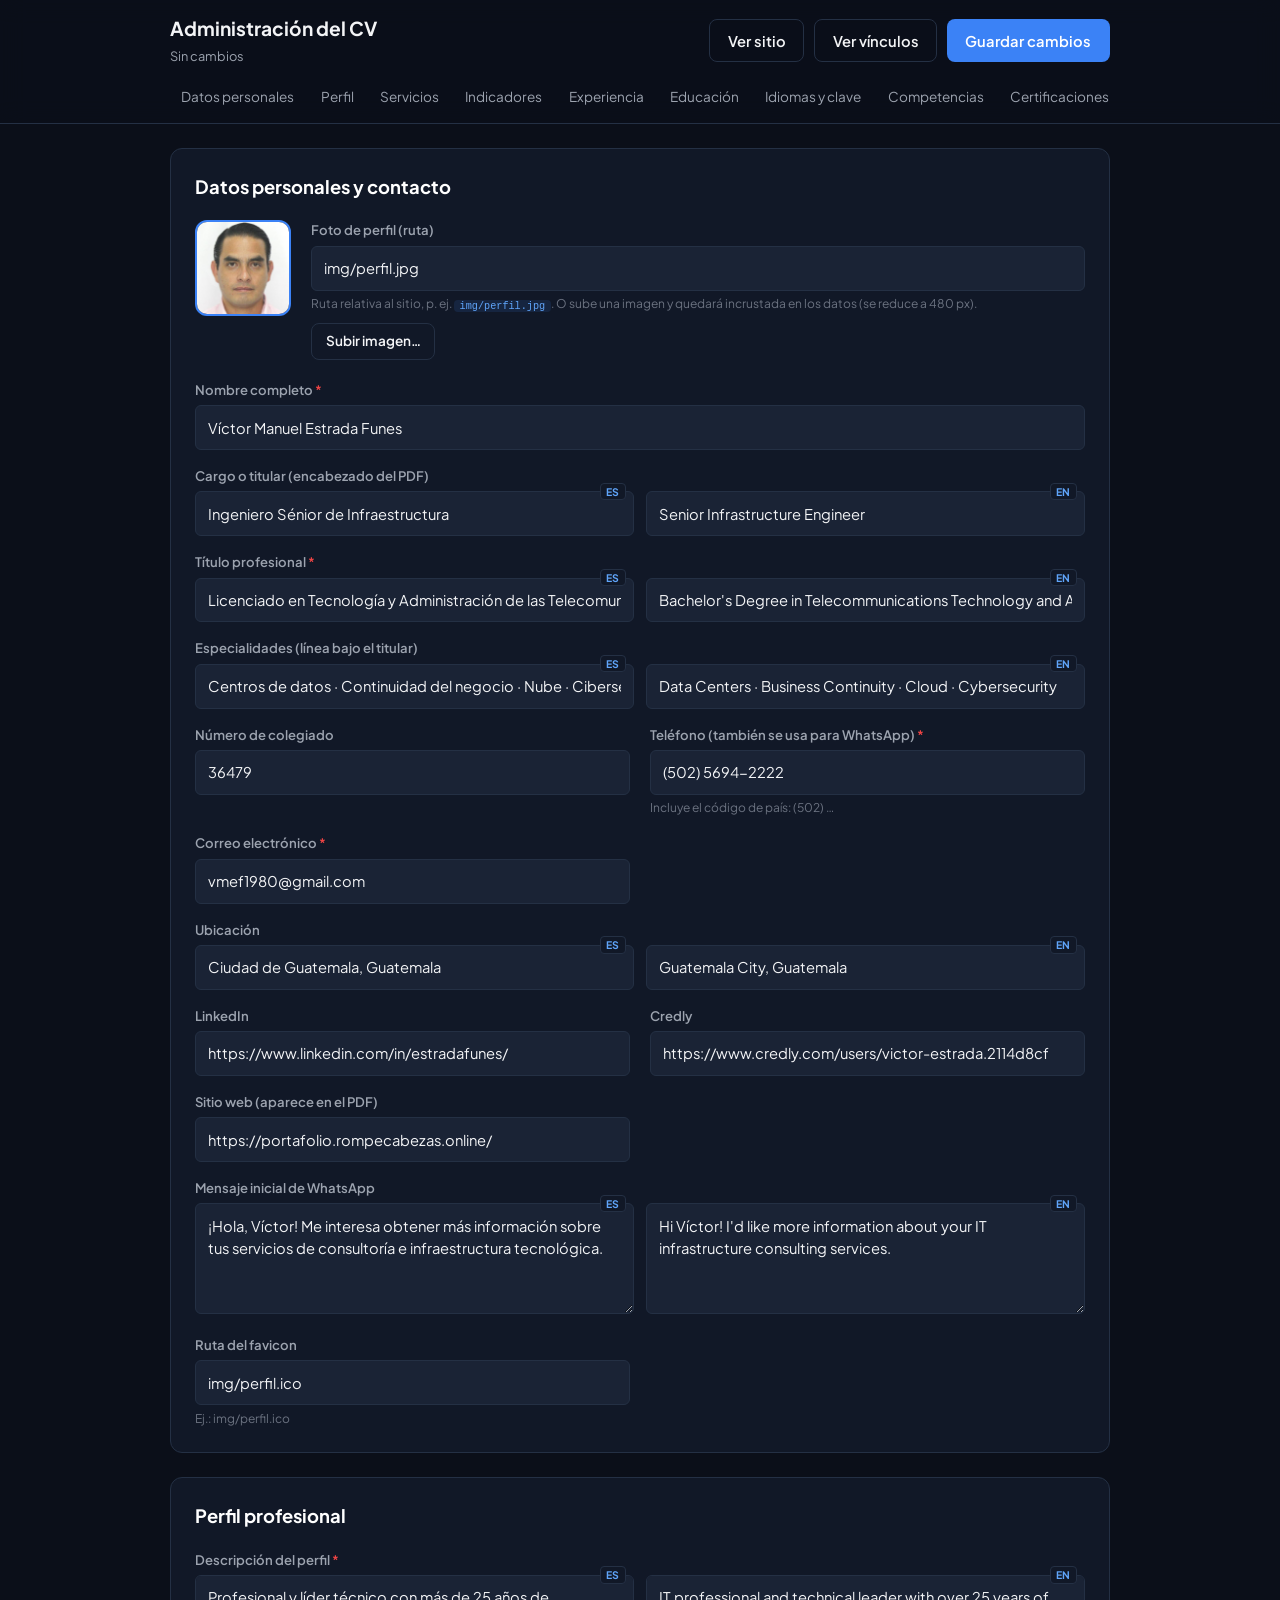
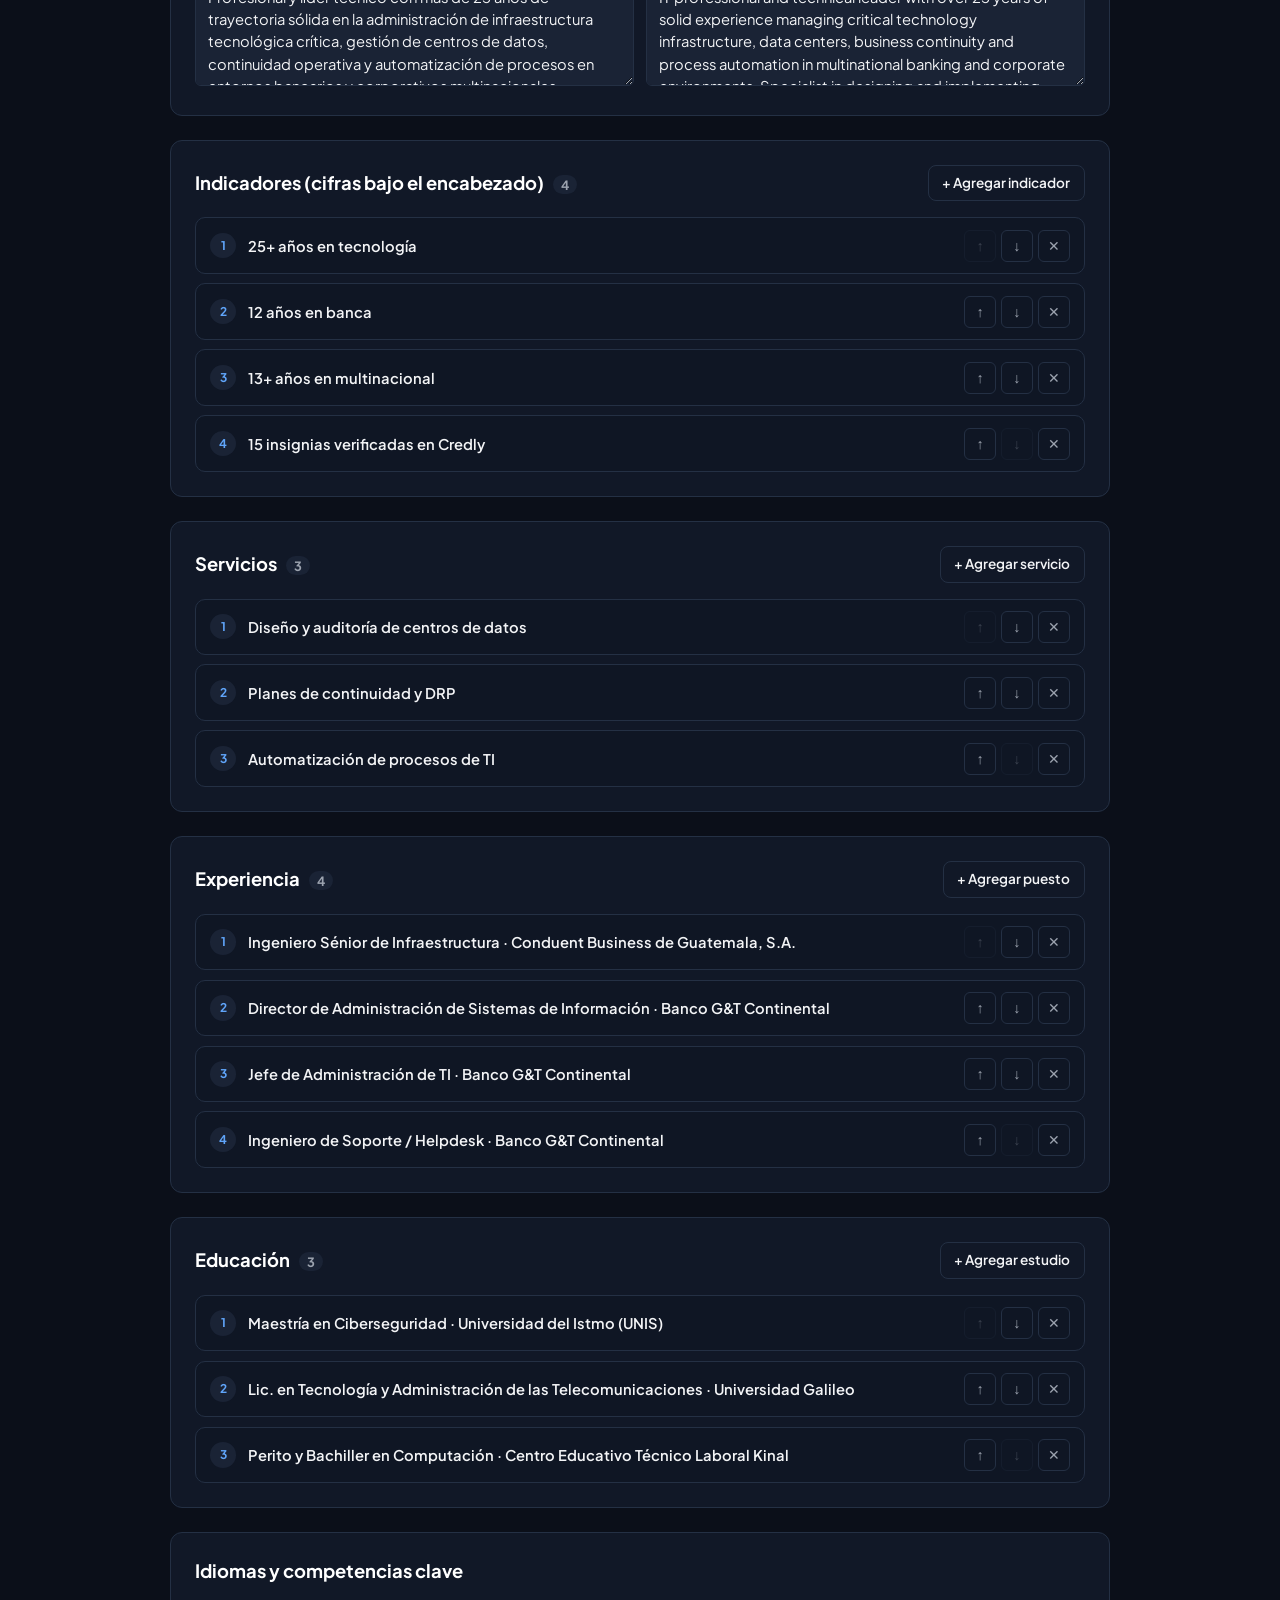
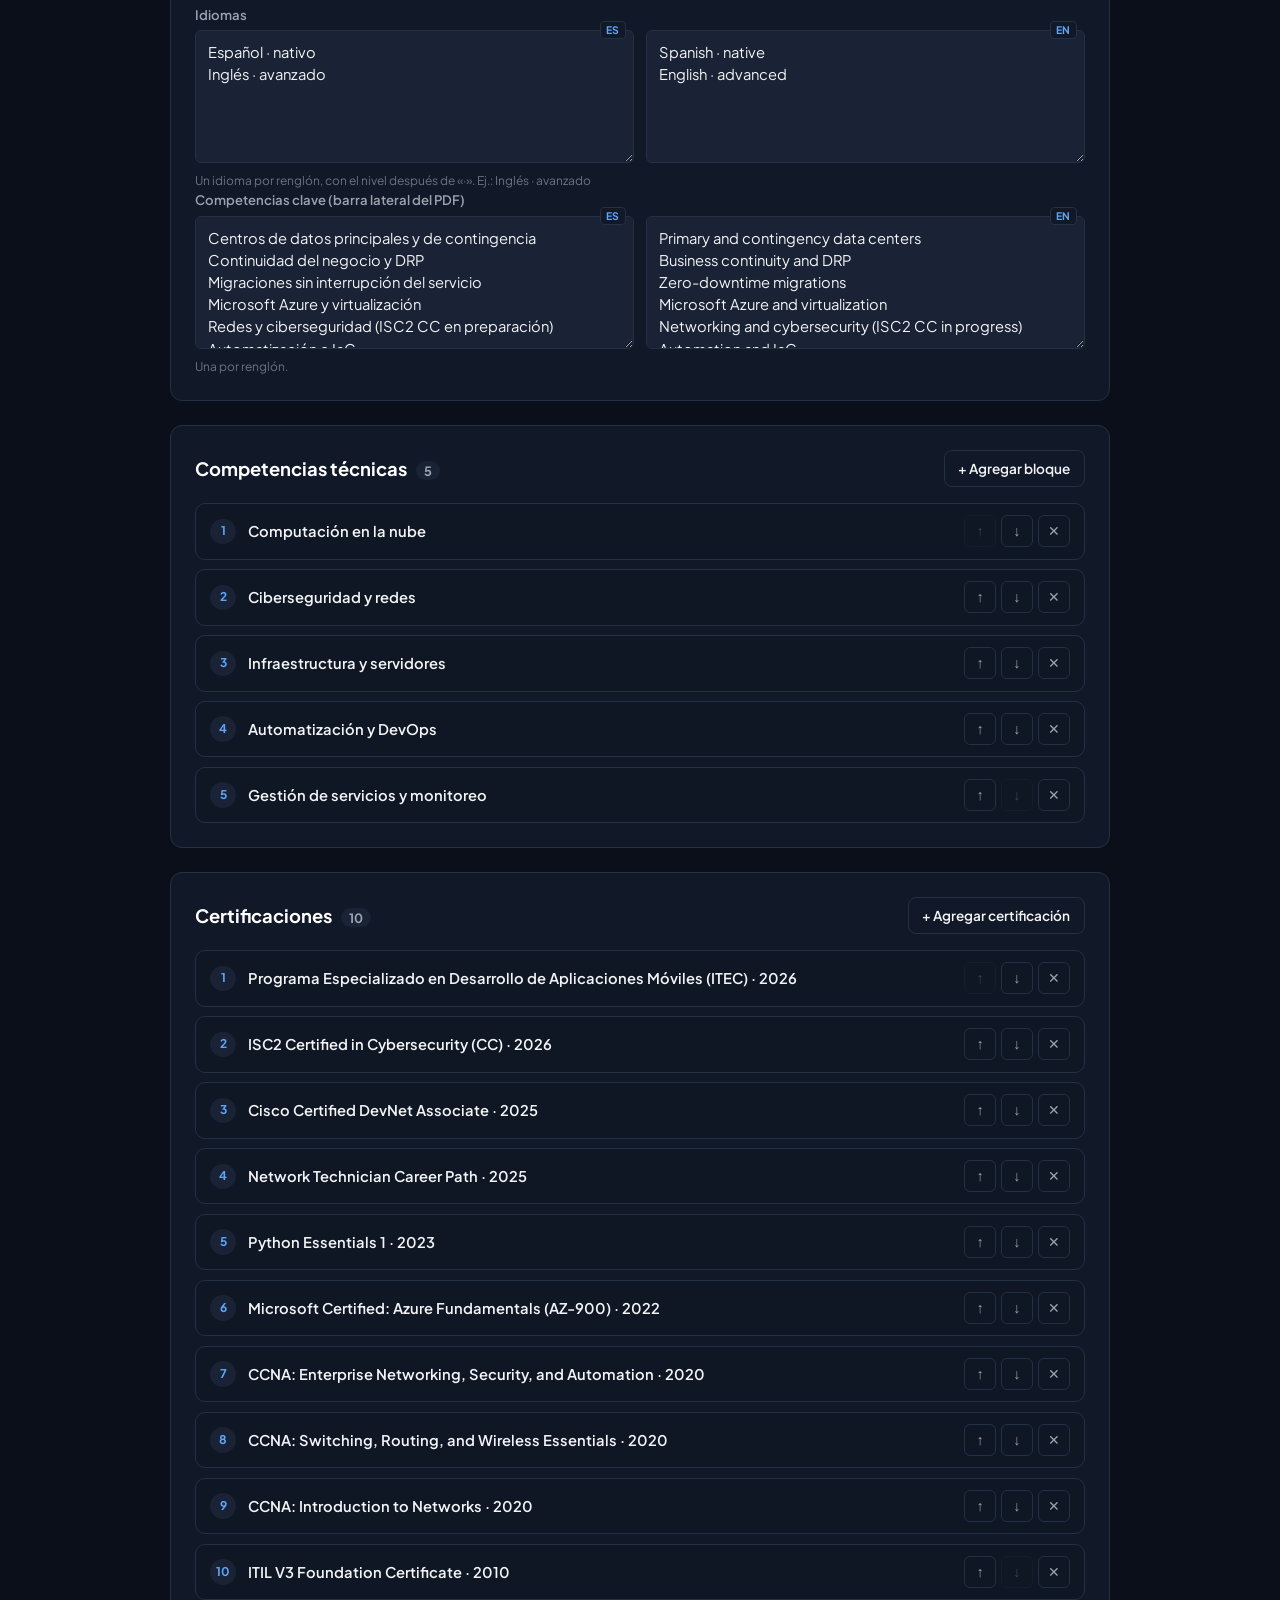
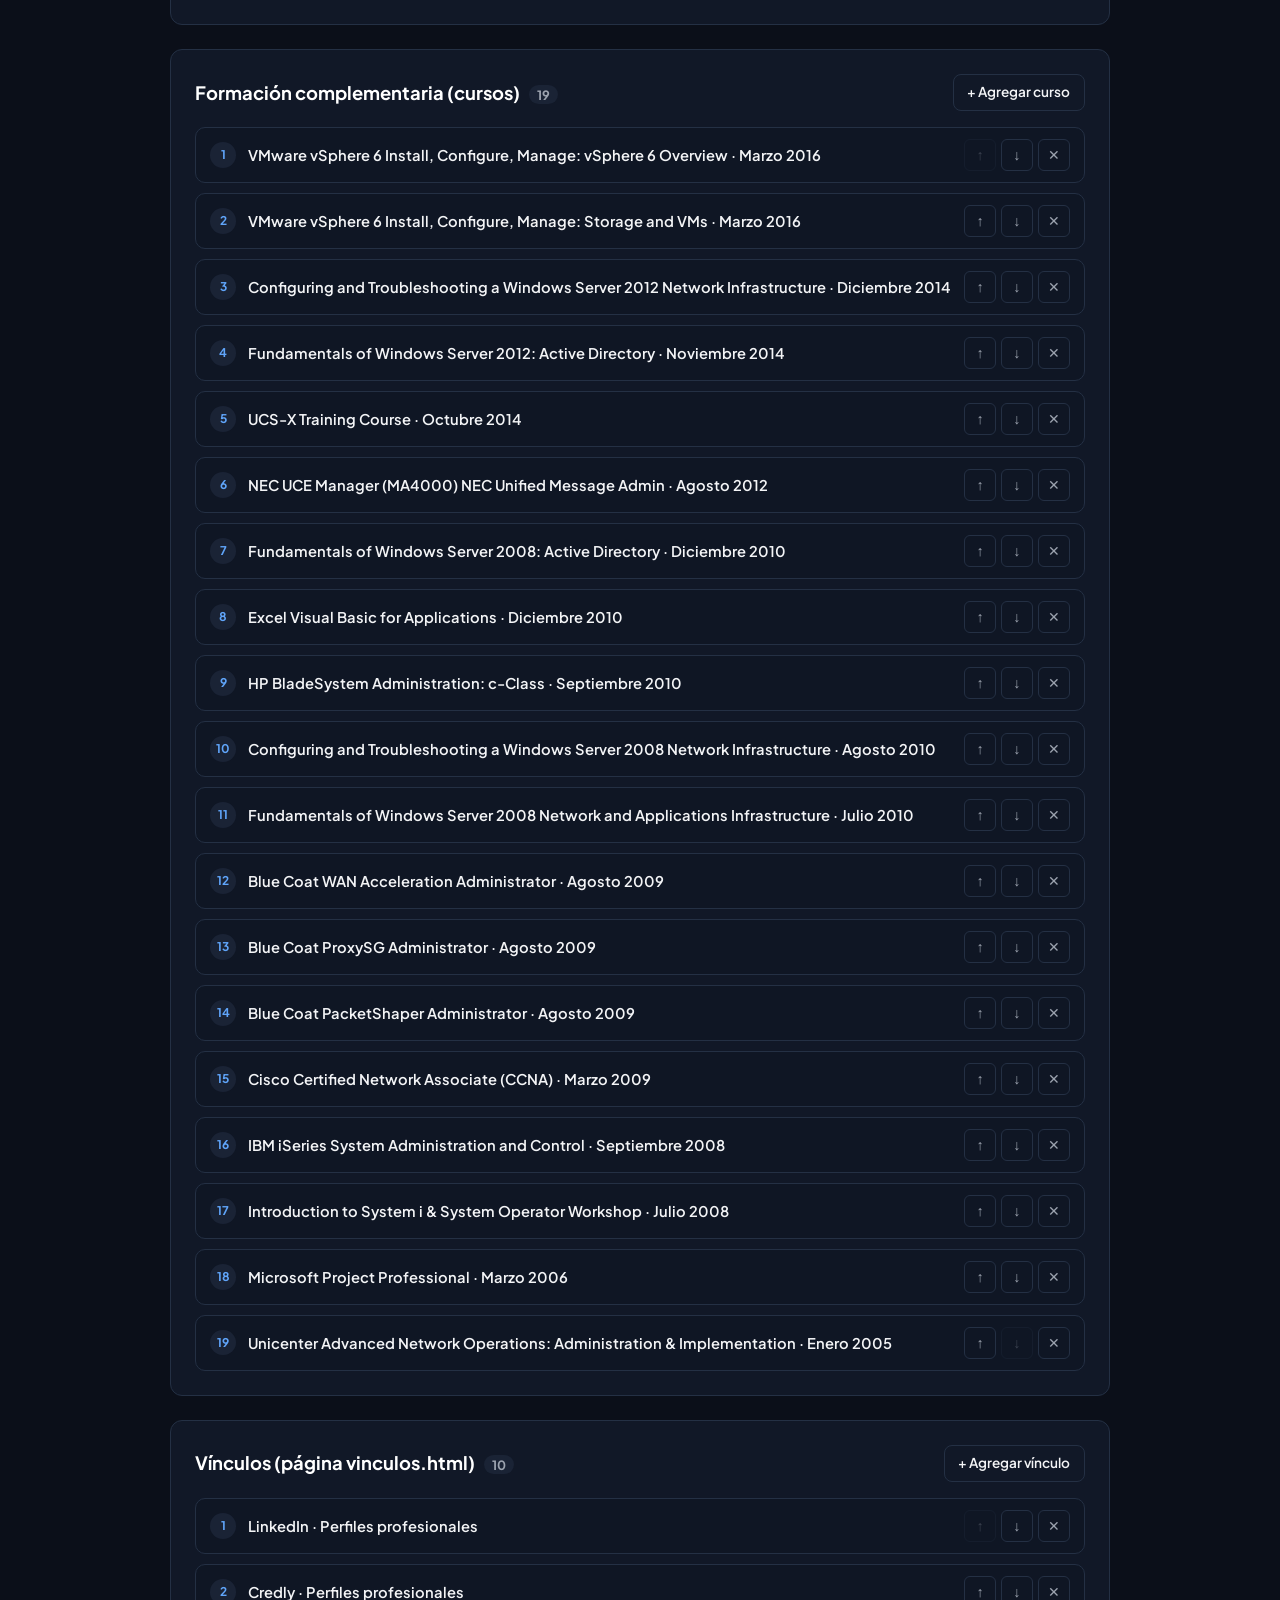
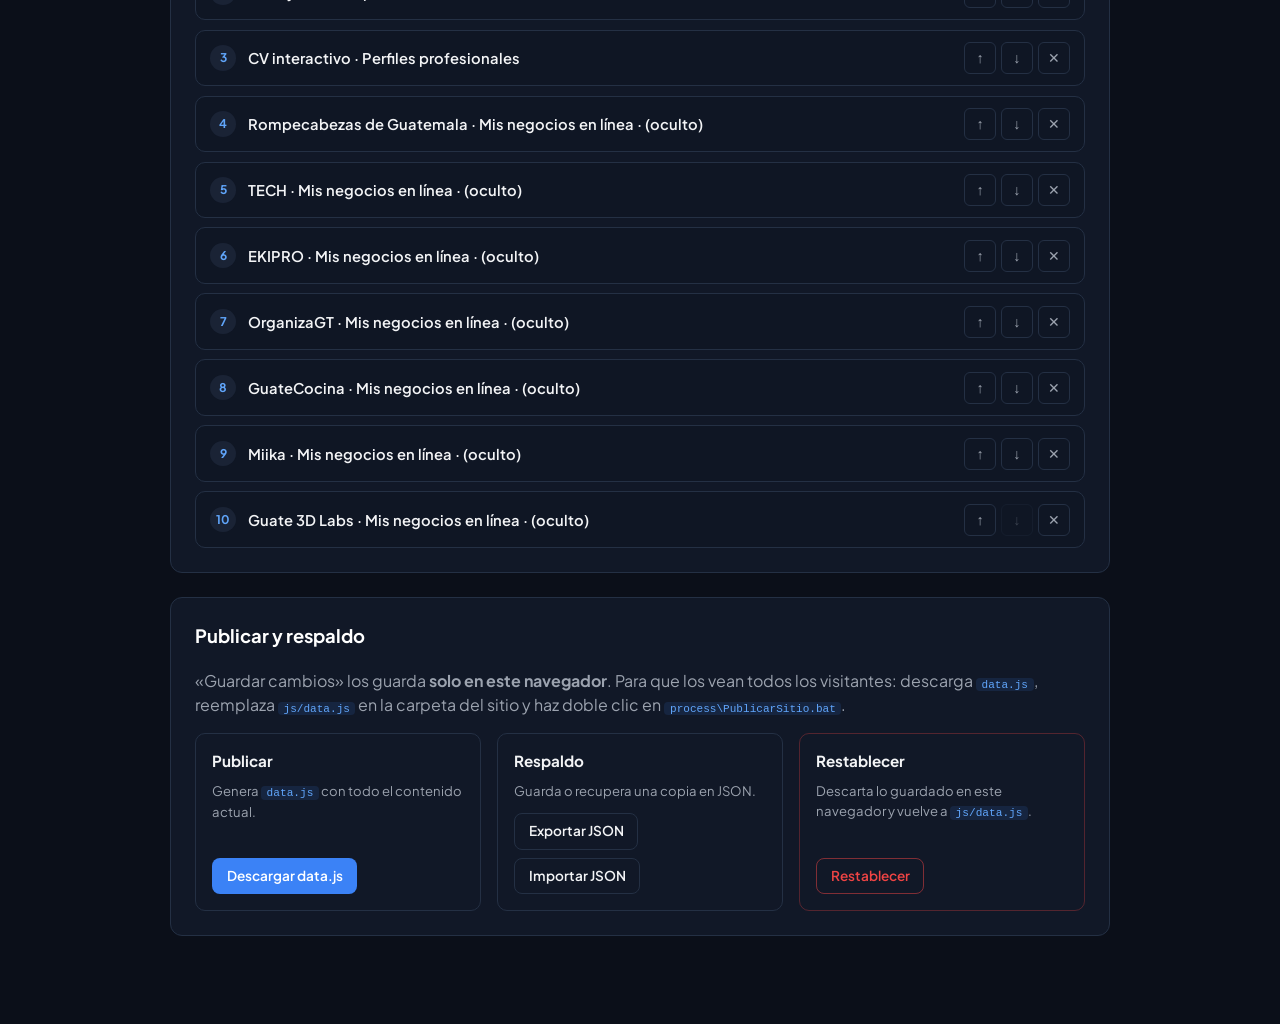
<file: admin.html>
<!DOCTYPE html>
<html lang="es">
<head>
    <meta charset="UTF-8">
    <meta name="viewport" content="width=device-width, initial-scale=1.0">
    <meta name="robots" content="noindex, nofollow">
    <title>Administración del CV</title>
    <link rel="preconnect" href="https://fonts.googleapis.com">
    <link rel="preconnect" href="https://fonts.gstatic.com" crossorigin>
    <link href="https://fonts.googleapis.com/css2?family=Plus+Jakarta+Sans:wght@400;500;600;700&display=swap" rel="stylesheet">
    <link rel="stylesheet" href="css/admin.css?v=202611182127">
</head>
<body>
    <header class="topbar">
        <div class="topbar__inner">
            <div>
                <h1>Administración del CV</h1>
                <span class="status" id="save-status" data-state="clean">Sin cambios</span>
            </div>
            <div class="topbar__actions">
                <a class="btn btn--ghost" href="index.html" target="_blank" rel="noopener">Ver sitio</a>
                <a class="btn btn--ghost" href="vinculos.html" target="_blank" rel="noopener">Ver vínculos</a>
                <button class="btn btn--primary" id="btn-save" type="button" title="Ctrl + S">Guardar cambios</button>
            </div>
        </div>
        <nav class="tabs" aria-label="Secciones">
            <a href="#sec-personal">Datos personales</a>
            <a href="#sec-perfil">Perfil</a>
            <a href="#sec-servicios">Servicios</a>
            <a href="#sec-indicadores">Indicadores</a>
            <a href="#sec-experiencia">Experiencia</a>
            <a href="#sec-educacion">Educación</a>
            <a href="#sec-idiomas">Idiomas y clave</a>
            <a href="#sec-habilidades">Competencias</a>
            <a href="#sec-certificaciones">Certificaciones</a>
            <a href="#sec-cursos">Cursos</a>
            <a href="#sec-vinculos">Vínculos</a>
            <a href="#sec-publicar">Publicar y respaldo</a>
        </nav>
    </header>

    <main class="container">
        <div class="alert" id="alert" role="alert" hidden></div>

        <section class="panel" id="sec-personal">
            <h2>Datos personales y contacto</h2>
            <div class="photo-row">
                <img id="photo-preview" class="photo-preview" alt="Vista previa de la foto">
                <div class="field photo-field">
                    <label for="f-personal-foto">Foto de perfil (ruta)</label>
                    <input id="f-personal-foto" type="text" data-path="personal.foto" placeholder="img/perfil.jpg">
                    <p class="help">Ruta relativa al sitio, p. ej. <code>img/perfil.jpg</code>. O sube una imagen y quedará incrustada en los datos (se reduce a 480 px).</p>
                    <label class="btn btn--ghost btn--small file-btn">
                        Subir imagen…<input type="file" id="photo-file" accept="image/*" hidden>
                    </label>
                </div>
            </div>
            <div id="personal-fields"></div>
        </section>

        <section class="panel" id="sec-perfil">
            <h2>Perfil profesional</h2>
            <div id="perfil-fields"></div>
        </section>

        <section class="panel" id="sec-indicadores">
            <div class="panel__head">
                <h2>Indicadores (cifras bajo el encabezado) <span class="count" id="count-indicadores"></span></h2>
                <button class="btn btn--ghost btn--small" type="button" data-action="add" data-list="indicadores">+ Agregar indicador</button>
            </div>
            <div class="list" id="list-indicadores"></div>
        </section>

        <section class="panel" id="sec-servicios">
            <div class="panel__head">
                <h2>Servicios <span class="count" id="count-servicios"></span></h2>
                <button class="btn btn--ghost btn--small" type="button" data-action="add" data-list="servicios">+ Agregar servicio</button>
            </div>
            <div class="list" id="list-servicios"></div>
        </section>

        <section class="panel" id="sec-experiencia">
            <div class="panel__head">
                <h2>Experiencia <span class="count" id="count-experiencia"></span></h2>
                <button class="btn btn--ghost btn--small" type="button" data-action="add" data-list="experiencia">+ Agregar puesto</button>
            </div>
            <div class="list" id="list-experiencia"></div>
        </section>

        <section class="panel" id="sec-educacion">
            <div class="panel__head">
                <h2>Educación <span class="count" id="count-educacion"></span></h2>
                <button class="btn btn--ghost btn--small" type="button" data-action="add" data-list="educacion">+ Agregar estudio</button>
            </div>
            <div class="list" id="list-educacion"></div>
        </section>

        <section class="panel" id="sec-idiomas">
            <h2>Idiomas y competencias clave</h2>
            <div id="extra-fields"></div>
        </section>

        <section class="panel" id="sec-habilidades">
            <div class="panel__head">
                <h2>Competencias técnicas <span class="count" id="count-habilidades"></span></h2>
                <button class="btn btn--ghost btn--small" type="button" data-action="add" data-list="habilidades">+ Agregar bloque</button>
            </div>
            <div class="list" id="list-habilidades"></div>
        </section>

        <section class="panel" id="sec-certificaciones">
            <div class="panel__head">
                <h2>Certificaciones <span class="count" id="count-certificaciones"></span></h2>
                <button class="btn btn--ghost btn--small" type="button" data-action="add" data-list="certificaciones">+ Agregar certificación</button>
            </div>
            <div class="list" id="list-certificaciones"></div>
        </section>

        <section class="panel" id="sec-cursos">
            <div class="panel__head">
                <h2>Formación complementaria (cursos) <span class="count" id="count-cursos"></span></h2>
                <button class="btn btn--ghost btn--small" type="button" data-action="add" data-list="cursos">+ Agregar curso</button>
            </div>
            <div class="list" id="list-cursos"></div>
        </section>

        <section class="panel" id="sec-vinculos">
            <div class="panel__head">
                <h2>Vínculos (página vinculos.html) <span class="count" id="count-vinculos"></span></h2>
                <button class="btn btn--ghost btn--small" type="button" data-action="add" data-list="vinculos">+ Agregar vínculo</button>
            </div>
            <div class="list" id="list-vinculos"></div>
        </section>

        <section class="panel" id="sec-publicar">
            <h2>Publicar y respaldo</h2>
            <p class="lead">«Guardar cambios» los guarda <strong>solo en este navegador</strong>. Para que los vean todos los visitantes: descarga <code>data.js</code>, reemplaza <code>js/data.js</code> en la carpeta del sitio y haz doble clic en <code>process\PublicarSitio.bat</code>.</p>
            <div class="action-grid">
                <div class="action">
                    <h3>Publicar</h3>
                    <p>Genera <code>data.js</code> con todo el contenido actual.</p>
                    <button class="btn btn--primary btn--small" id="btn-datajs" type="button">Descargar data.js</button>
                </div>
                <div class="action">
                    <h3>Respaldo</h3>
                    <p>Guarda o recupera una copia en JSON.</p>
                    <div class="btn-row">
                        <button class="btn btn--ghost btn--small" id="btn-export" type="button">Exportar JSON</button>
                        <label class="btn btn--ghost btn--small file-btn">Importar JSON<input type="file" id="import-file" accept="application/json,.json" hidden></label>
                    </div>
                </div>
                <div class="action action--danger">
                    <h3>Restablecer</h3>
                    <p>Descarta lo guardado en este navegador y vuelve a <code>js/data.js</code>.</p>
                    <button class="btn btn--danger btn--small" id="btn-reset" type="button">Restablecer</button>
                </div>
            </div>
        </section>
    </main>

    <script src="js/data.js?v=202611182127"></script>
    <script src="js/store.js?v=202611182127"></script>
    <script src="js/admin.js?v=202611182127"></script>
</body>
</html>
</file>
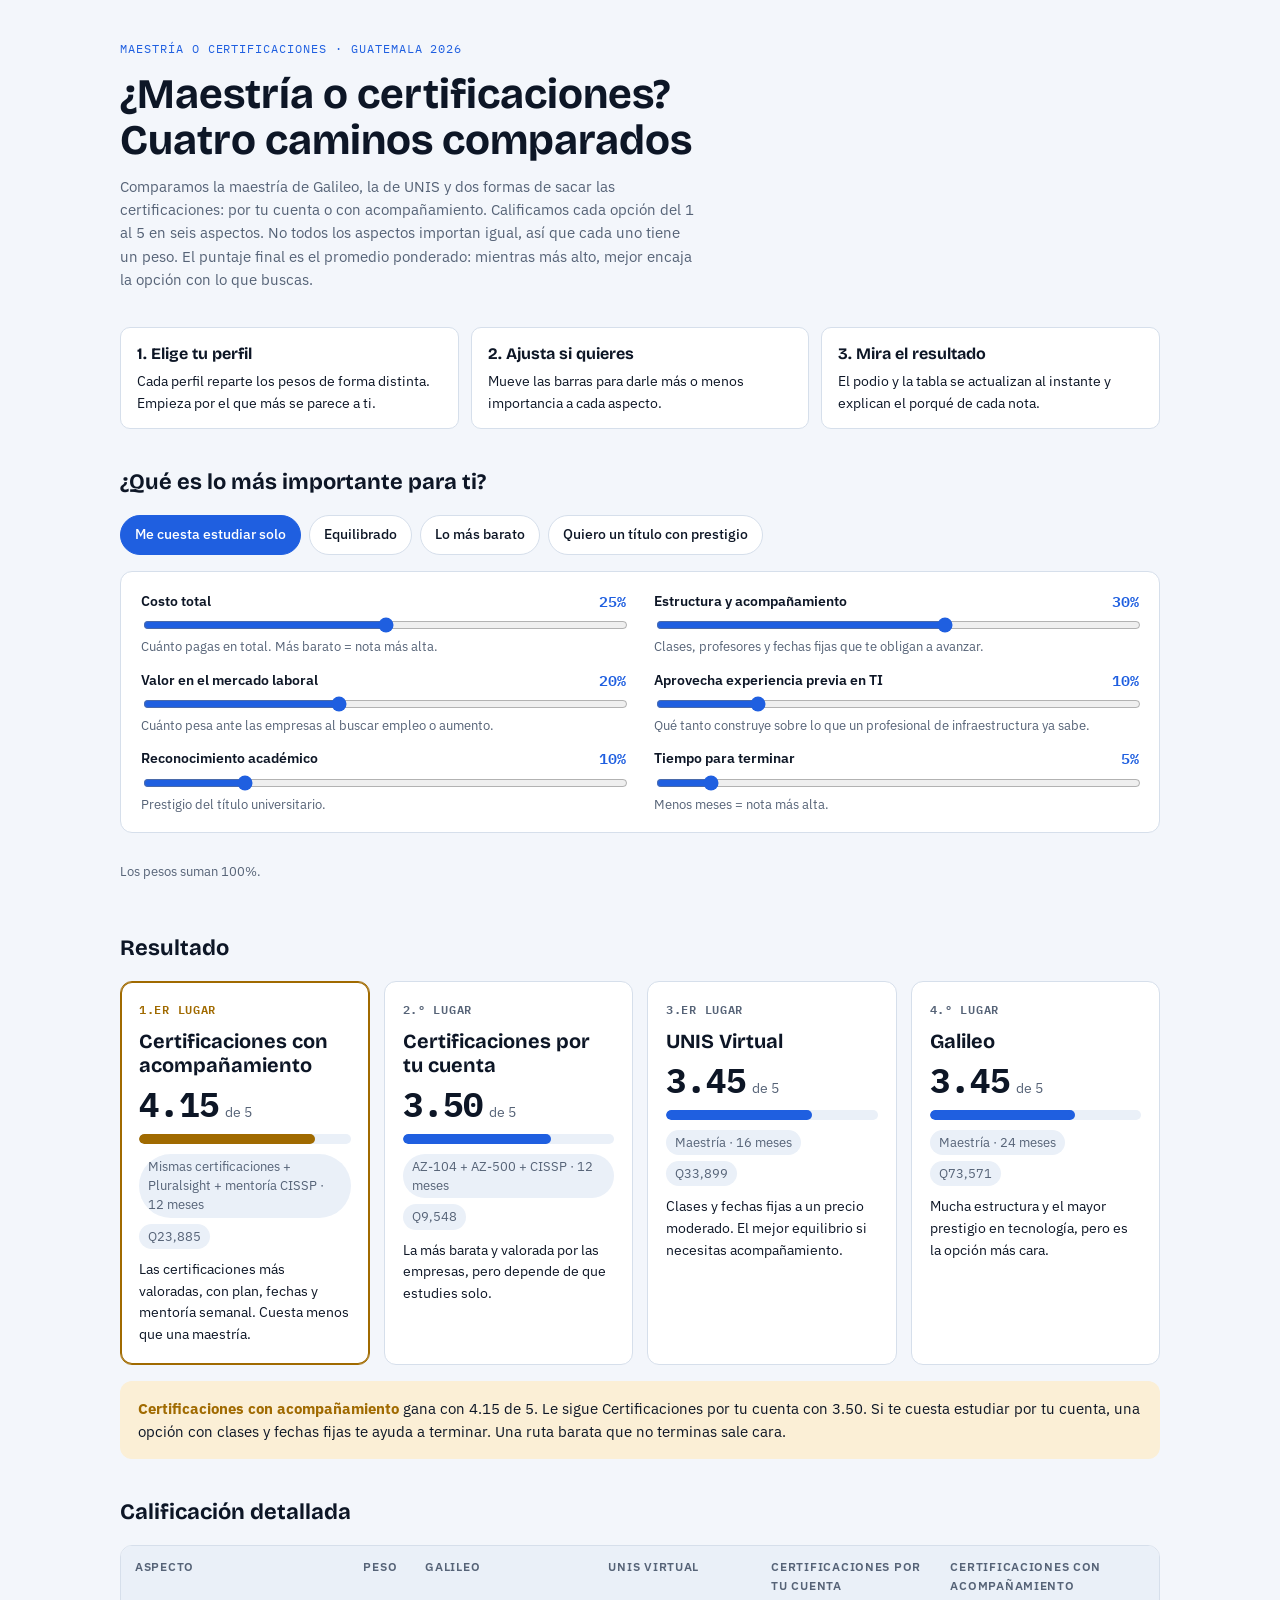
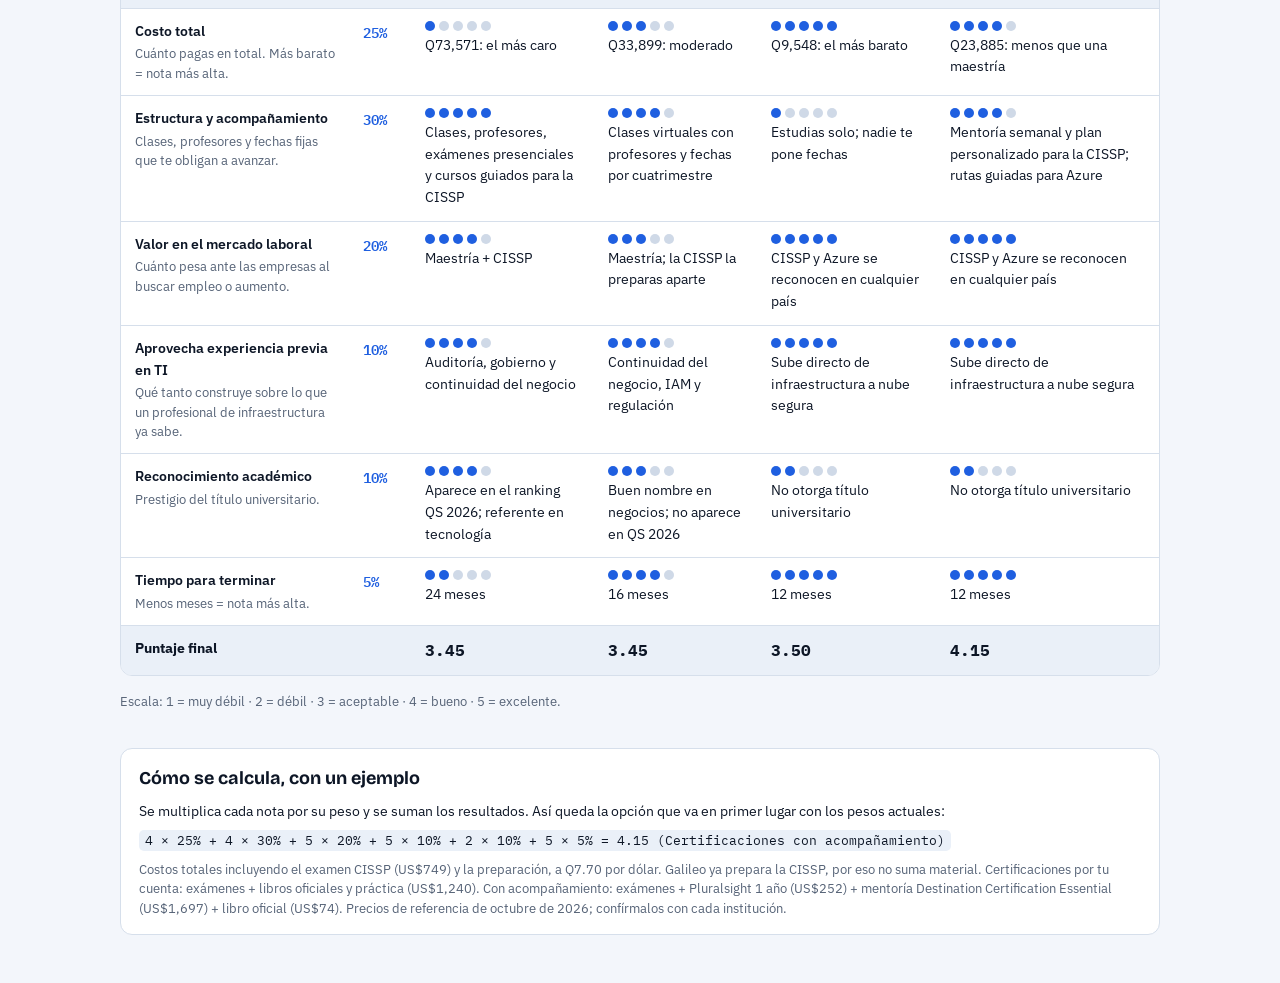
<file: Comparativo_Ciberseguridad.html>
<!doctype html><html><head><meta charset=utf8><meta name=viewport content="width=device-width,initial-scale=1,viewport-fit=cover"><style>:root{color-scheme:light;box-sizing:border-box;padding-top:env(safe-area-inset-top,0px);padding-bottom:env(safe-area-inset-bottom,0px)}html{scroll-padding-top:env(safe-area-inset-top,0px)}body{margin:0;padding:0;font:14px -apple-system,BlinkMacSystemFont,sans-serif;background:#fff;color:#000}img{max-width:100%}[hidden]:not([hidden=until-found i]){display:none!important}</style></head><body>
<title>Comparativo Ciberseguridad</title>
<meta name="claude:viewport-fit-sides" content="cover">
<link rel="preconnect" href="https://fonts.googleapis.com">
<link rel="preconnect" href="https://fonts.gstatic.com" crossorigin>
<link rel="stylesheet" href="https://fonts.googleapis.com/css2?family=Bricolage+Grotesque:opsz,wght@12..96,600;12..96,700&family=IBM+Plex+Sans:wght@400;500;600&family=IBM+Plex+Mono:wght@500;600&display=swap">
<style>
/* Layout: perfil y pesos arriba, podio de resultados, luego la tabla de calificaciones explicada. Una sola columna de lectura. */
:root{
  --bg:#f3f6fb; --surface:#ffffff; --surface-2:#eaf0f8; --line:#d6dfeb;
  --fg:#0d1626; --muted:#566377; --accent:#1f5fe0; --accent-soft:#e3ecfd;
  --gold:#a06a00; --gold-soft:#fbefd6; --dot-off:#cfd9e7;
  --display:'Bricolage Grotesque','Segoe UI',system-ui,sans-serif;
  --body:'IBM Plex Sans','Segoe UI',system-ui,sans-serif;
  --mono:'IBM Plex Mono',ui-monospace,Consolas,monospace;
}
@media (prefers-color-scheme: dark){:root:not([data-theme="light"]){
  --bg:#0a0f1a; --surface:#111a2a; --surface-2:#172338; --line:#24324a;
  --fg:#e9eef7; --muted:#9aa8bd; --accent:#5b93ff; --accent-soft:#16264a;
  --gold:#f0b45a; --gold-soft:#33260f; --dot-off:#2b3a55; color-scheme:dark}}
:root[data-theme="dark"]{
  --bg:#0a0f1a; --surface:#111a2a; --surface-2:#172338; --line:#24324a;
  --fg:#e9eef7; --muted:#9aa8bd; --accent:#5b93ff; --accent-soft:#16264a;
  --gold:#f0b45a; --gold-soft:#33260f; --dot-off:#2b3a55; color-scheme:dark}

*{box-sizing:border-box}
body{background:var(--bg);color:var(--fg);font-family:var(--body);font-size:15px;line-height:1.55;
  padding-left:max(16px,env(safe-area-inset-left,0px));padding-right:max(16px,env(safe-area-inset-right,0px));padding-block:0 48px}
.wrap{max-width:1040px;margin:0 auto;display:grid;gap:36px}
header{padding-top:40px;display:grid;gap:12px}
.eyebrow{font-family:var(--mono);font-size:12px;letter-spacing:.08em;text-transform:uppercase;color:var(--accent)}
h1{font-family:var(--display);font-size:clamp(28px,4.4vw,42px);line-height:1.1;margin:0;text-wrap:balance;max-width:24ch}
h2{font-family:var(--display);font-size:22px;margin:0;text-wrap:balance}
.lede{color:var(--muted);max-width:64ch;margin:0}
:focus-visible{outline:2px solid var(--accent);outline-offset:2px}

.how{display:grid;grid-template-columns:repeat(3,minmax(0,1fr));gap:12px}
.how div{background:var(--surface);border:1px solid var(--line);border-radius:10px;padding:14px 16px;font-size:14px}
.how b{display:block;font-family:var(--display);font-size:16px;margin-bottom:4px}

.panel{display:grid;gap:16px}
.profiles{display:flex;flex-wrap:wrap;gap:8px}
.chip{font:inherit;font-size:14px;font-weight:500;padding:8px 14px;border-radius:999px;border:1px solid var(--line);background:var(--surface);color:var(--fg);cursor:pointer}
.chip[aria-pressed="true"]{background:var(--accent);border-color:var(--accent);color:var(--surface)}
.weights{display:grid;grid-template-columns:repeat(2,minmax(0,1fr));gap:12px 28px;background:var(--surface);border:1px solid var(--line);border-radius:12px;padding:18px 20px}
.w{display:grid;grid-template-columns:minmax(0,1fr) 52px;gap:2px 12px;align-items:center}
.w label{font-weight:600;font-size:14px}
.w .pct{font-family:var(--mono);font-weight:600;text-align:right;font-variant-numeric:tabular-nums;color:var(--accent)}
.w input{grid-column:1 / -1;width:100%;accent-color:var(--accent)}
.w small{grid-column:1 / -1;color:var(--muted);font-size:12.5px}
.sumline{font-size:13px;color:var(--muted)}

.podium{display:grid;grid-template-columns:repeat(4,minmax(0,1fr));gap:14px}
@media (max-width:1000px){.podium{grid-template-columns:repeat(2,minmax(0,1fr))}}
.card{background:var(--surface);border:1px solid var(--line);border-radius:12px;padding:18px;display:grid;gap:10px;align-content:start}
.card.first{border-color:var(--gold);box-shadow:0 0 0 1px var(--gold) inset}
.rank{font-family:var(--mono);font-size:12px;font-weight:600;letter-spacing:.06em;text-transform:uppercase;color:var(--muted)}
.card.first .rank{color:var(--gold)}
.card h3{font-family:var(--display);font-size:20px;margin:0;line-height:1.2}
.score{display:flex;align-items:baseline;gap:6px}
.score b{font-family:var(--mono);font-size:34px;font-variant-numeric:tabular-nums;line-height:1}
.score span{color:var(--muted);font-size:14px}
.meter{height:10px;border-radius:999px;background:var(--surface-2);overflow:hidden}
.meter i{display:block;height:100%;background:var(--accent);border-radius:999px;transition:width .35s ease}
.card.first .meter i{background:var(--gold)}
.facts{display:flex;flex-wrap:wrap;gap:6px}
.facts span{font-size:12.5px;background:var(--surface-2);color:var(--muted);padding:3px 9px;border-radius:999px;font-variant-numeric:tabular-nums}
.verdict{font-size:14px;margin:0}

.verdict-box{background:var(--gold-soft);border-radius:12px;padding:16px 18px;font-size:15px}
.verdict-box b{color:var(--gold)}

.tablewrap{overflow-x:auto;background:var(--surface);border:1px solid var(--line);border-radius:12px}
table{border-collapse:collapse;width:100%;min-width:920px;font-size:14px}
th,td{padding:12px 14px;text-align:left;vertical-align:top;border-bottom:1px solid var(--line)}
thead th{font-size:12px;letter-spacing:.06em;text-transform:uppercase;color:var(--muted);font-weight:600;background:var(--surface-2)}
tbody th{font-weight:600;width:22%}
tbody th small{display:block;font-weight:400;color:var(--muted);font-size:12.5px;margin-top:2px}
td .dots{display:flex;gap:4px;margin-bottom:4px}
td .dots i{width:10px;height:10px;border-radius:50%;background:var(--dot-off)}
td .dots i.on{background:var(--accent)}
td small{color:var(--muted);font-size:12.5px;display:block}
.wcell{font-family:var(--mono);font-weight:600;color:var(--accent);white-space:nowrap}
tfoot td,tfoot th{font-weight:700;border-bottom:0;background:var(--surface-2)}
tfoot td{font-family:var(--mono);font-size:16px}

.example{background:var(--surface);border:1px solid var(--line);border-radius:12px;padding:16px 18px;display:grid;gap:8px;font-size:14px}
.example code{font-family:var(--mono);font-size:13px;background:var(--surface-2);padding:2px 6px;border-radius:5px;overflow-wrap:anywhere}
.fine{font-size:12.5px;color:var(--muted);margin:0}

@media (max-width:820px){
  .how,.podium{grid-template-columns:minmax(0,1fr)}
  .weights{grid-template-columns:minmax(0,1fr)}
}
@media (prefers-reduced-motion:reduce){.meter i{transition:none}}
</style>

<div class="wrap">
  <header>
    <div class="eyebrow">Maestría o certificaciones · Guatemala 2026</div>
    <h1>¿Maestría o certificaciones? Cuatro caminos comparados</h1>
    <p class="lede">Comparamos la maestría de Galileo, la de UNIS y dos formas de sacar las certificaciones: por tu cuenta o con acompañamiento. Calificamos cada opción del 1 al 5 en seis aspectos. No todos los aspectos importan igual, así que cada uno tiene un peso. El puntaje final es el promedio ponderado: mientras más alto, mejor encaja la opción con lo que buscas.</p>
  </header>

  <section class="how" aria-label="Cómo funciona">
    <div><b>1. Elige tu perfil</b>Cada perfil reparte los pesos de forma distinta. Empieza por el que más se parece a ti.</div>
    <div><b>2. Ajusta si quieres</b>Mueve las barras para darle más o menos importancia a cada aspecto.</div>
    <div><b>3. Mira el resultado</b>El podio y la tabla se actualizan al instante y explican el porqué de cada nota.</div>
  </section>

  <section class="panel" aria-labelledby="h-pesos">
    <h2 id="h-pesos">¿Qué es lo más importante para ti?</h2>
    <div class="profiles" role="group" aria-label="Perfiles" id="profiles"></div>
    <div class="weights" id="weights"></div>
    <p class="sumline" id="sumline"></p>
  </section>

  <section class="panel" aria-labelledby="h-res">
    <h2 id="h-res">Resultado</h2>
    <div class="podium" id="podium" aria-live="polite"></div>
    <div class="verdict-box" id="verdict"></div>
  </section>

  <section class="panel" aria-labelledby="h-tabla">
    <h2 id="h-tabla">Calificación detallada</h2>
    <div class="tablewrap"><table id="table"></table></div>
    <p class="fine">Escala: 1 = muy débil · 2 = débil · 3 = aceptable · 4 = bueno · 5 = excelente.</p>
  </section>

  <section class="example" aria-labelledby="h-ej">
    <h2 id="h-ej" style="font-size:18px">Cómo se calcula, con un ejemplo</h2>
    <p style="margin:0">Se multiplica cada nota por su peso y se suman los resultados. Así queda la opción que va en primer lugar con los pesos actuales:</p>
    <p style="margin:0"><code id="formula"></code></p>
    <p class="fine">Costos totales incluyendo el examen CISSP (US$749) y la preparación, a Q7.70 por dólar. Galileo ya prepara la CISSP, por eso no suma material. Certificaciones por tu cuenta: exámenes + libros oficiales y práctica (US$1,240). Con acompañamiento: exámenes + Pluralsight 1 año (US$252) + mentoría Destination Certification Essential (US$1,697) + libro oficial (US$74). Precios de referencia de octubre de 2026; confírmalos con cada institución.</p>
  </section>
</div>

<script>
(function(){
  'use strict';
  const OPTIONS = [
    { id:'g', name:'Galileo', sub:'Maestría · 24 meses', cost:73571, months:24,
      verdict:'Mucha estructura y el mayor prestigio en tecnología, pero es la opción más cara.' },
    { id:'u', name:'UNIS Virtual', sub:'Maestría · 16 meses', cost:33899, months:16,
      verdict:'Clases y fechas fijas a un precio moderado. El mejor equilibrio si necesitas acompañamiento.' },
    { id:'c', name:'Certificaciones por tu cuenta', sub:'AZ-104 + AZ-500 + CISSP · 12 meses', cost:9548, months:12,
      verdict:'La más barata y valorada por las empresas, pero depende de que estudies solo.' },
    { id:'m', name:'Certificaciones con acompañamiento', sub:'Mismas certificaciones + Pluralsight + mentoría CISSP · 12 meses', cost:23885, months:12,
      verdict:'Las certificaciones más valoradas, con plan, fechas y mentoría semanal. Cuesta menos que una maestría.' }
  ];
  const CRITERIA = [
    { id:'cost', name:'Costo total', help:'Cuánto pagas en total. Más barato = nota más alta.',
      s:{ g:[1,'Q73,571: el más caro'], u:[3,'Q33,899: moderado'], c:[5,'Q9,548: el más barato'], m:[4,'Q23,885: menos que una maestría'] } },
    { id:'struct', name:'Estructura y acompañamiento', help:'Clases, profesores y fechas fijas que te obligan a avanzar.',
      s:{ g:[5,'Clases, profesores, exámenes presenciales y cursos guiados para la CISSP'], u:[4,'Clases virtuales con profesores y fechas por cuatrimestre'], c:[1,'Estudias solo; nadie te pone fechas'], m:[4,'Mentoría semanal y plan personalizado para la CISSP; rutas guiadas para Azure'] } },
    { id:'market', name:'Valor en el mercado laboral', help:'Cuánto pesa ante las empresas al buscar empleo o aumento.',
      s:{ g:[4,'Maestría + CISSP'], u:[3,'Maestría; la CISSP la preparas aparte'], c:[5,'CISSP y Azure se reconocen en cualquier país'], m:[5,'CISSP y Azure se reconocen en cualquier país'] } },
    { id:'exp', name:'Aprovecha experiencia previa en TI', help:'Qué tanto construye sobre lo que un profesional de infraestructura ya sabe.',
      s:{ g:[4,'Auditoría, gobierno y continuidad del negocio'], u:[4,'Continuidad del negocio, IAM y regulación'], c:[5,'Sube directo de infraestructura a nube segura'], m:[5,'Sube directo de infraestructura a nube segura'] } },
    { id:'acad', name:'Reconocimiento académico', help:'Prestigio del título universitario.',
      s:{ g:[4,'Aparece en el ranking QS 2026; referente en tecnología'], u:[3,'Buen nombre en negocios; no aparece en QS 2026'], c:[2,'No otorga título universitario'], m:[2,'No otorga título universitario'] } },
    { id:'time', name:'Tiempo para terminar', help:'Menos meses = nota más alta.',
      s:{ g:[2,'24 meses'], u:[4,'16 meses'], c:[5,'12 meses'], m:[5,'12 meses'] } }
  ];
  const PROFILES = [
    { id:'solo', name:'Me cuesta estudiar solo', w:{ cost:25, struct:30, market:20, exp:10, acad:10, time:5 } },
    { id:'eq', name:'Equilibrado', w:{ cost:25, struct:15, market:25, exp:15, acad:10, time:10 } },
    { id:'cheap', name:'Lo más barato', w:{ cost:45, struct:10, market:20, exp:10, acad:5, time:10 } },
    { id:'title', name:'Quiero un título con prestigio', w:{ cost:15, struct:20, market:15, exp:10, acad:35, time:5 } }
  ];

  let w = { ...PROFILES[0].w };
  let active = 'solo';
  try { const s = JSON.parse(localStorage.getItem('comparativo-ciber-v1') || 'null'); if (s && s.w) { w = { ...w, ...s.w }; active = s.active || null; } } catch(_) {}
  const save = () => { try { localStorage.setItem('comparativo-ciber-v1', JSON.stringify({ w, active })); } catch(_) {} };

  const $ = (id) => document.getElementById(id);
  const fmtQ = (n) => 'Q' + Math.round(n).toLocaleString('es-GT');
  const esc = (s) => String(s).replace(/[&<>"]/g, c => ({'&':'&amp;','<':'&lt;','>':'&gt;','"':'&quot;'}[c]));
  const sumW = () => CRITERIA.reduce((a, c) => a + w[c.id], 0);
  const norm = (id) => { const s = sumW(); return s ? w[id] / s : 0; };
  const score = (o) => CRITERIA.reduce((a, c) => a + c.s[o.id][0] * norm(c.id), 0);

  function renderProfiles(){
    $('profiles').innerHTML = PROFILES.map(p => `<button type="button" class="chip" data-profile="${p.id}" aria-pressed="${active === p.id}">${esc(p.name)}</button>`).join('');
  }
  function renderWeights(){
    $('weights').innerHTML = CRITERIA.map(c => `<div class="w">
      <label for="w-${c.id}">${esc(c.name)}</label><span class="pct" id="p-${c.id}"></span>
      <input type="range" id="w-${c.id}" min="0" max="50" step="5" value="${w[c.id]}" data-w="${c.id}" aria-describedby="h-${c.id}">
      <small id="h-${c.id}">${esc(c.help)}</small></div>`).join('');
  }
  function renderResults(){
    CRITERIA.forEach(c => { $('p-' + c.id).textContent = Math.round(norm(c.id) * 100) + '%'; });
    const s = sumW();
    $('sumline').textContent = s === 100 ? 'Los pesos suman 100%.' : `Los pesos suman ${s} puntos; se ajustan solos para que el total sea 100%.`;

    const ranked = OPTIONS.map(o => ({ ...o, sc: score(o) })).sort((a, b) => b.sc - a.sc);
    const places = ['1.er lugar','2.º lugar','3.er lugar','4.º lugar'];
    $('podium').innerHTML = ranked.map((o, i) => `<article class="card ${i === 0 ? 'first' : ''}">
      <span class="rank">${places[i]}</span>
      <h3>${esc(o.name)}</h3>
      <div class="score"><b>${o.sc.toFixed(2)}</b><span>de 5</span></div>
      <div class="meter" role="img" aria-label="${o.sc.toFixed(2)} de 5"><i style="width:${(o.sc / 5 * 100).toFixed(1)}%"></i></div>
      <div class="facts"><span>${esc(o.sub)}</span><span>${fmtQ(o.cost)}</span></div>
      <p class="verdict">${esc(o.verdict)}</p></article>`).join('');

    const [a, b] = ranked;
    const gap = a.sc - b.sc;
    let v = `<b>${esc(a.name)}</b> gana con ${a.sc.toFixed(2)} de 5. `;
    v += gap < 0.15 ? `Le sigue muy de cerca ${esc(b.name)} (${b.sc.toFixed(2)}): la diferencia es pequeña, así que decide por lo que más te importe de la tabla.` : `Le sigue ${esc(b.name)} con ${b.sc.toFixed(2)}.`;
    if (norm('struct') >= 0.2) v += ' Si te cuesta estudiar por tu cuenta, una opción con clases y fechas fijas te ayuda a terminar. Una ruta barata que no terminas sale cara.';
    $('verdict').innerHTML = v;

    const head = `<thead><tr><th>Aspecto</th><th>Peso</th>${OPTIONS.map(o => `<th>${esc(o.name)}</th>`).join('')}</tr></thead>`;
    const body = CRITERIA.map(c => `<tr><th>${esc(c.name)}<small>${esc(c.help)}</small></th>
      <td class="wcell">${Math.round(norm(c.id) * 100)}%</td>
      ${OPTIONS.map(o => { const [n, why] = c.s[o.id]; return `<td><div class="dots" role="img" aria-label="${n} de 5">${[1,2,3,4,5].map(k => `<i class="${k <= n ? 'on' : ''}"></i>`).join('')}</div>${esc(why)}</td>`; }).join('')}</tr>`).join('');
    const foot = `<tfoot><tr><th>Puntaje final</th><td></td>${OPTIONS.map(o => `<td>${score(o).toFixed(2)}</td>`).join('')}</tr></tfoot>`;
    $('table').innerHTML = head + '<tbody>' + body + '</tbody>' + foot;

    $('formula').textContent = CRITERIA.map(c => `${c.s[a.id][0]} × ${Math.round(norm(c.id) * 100)}%`).join(' + ') + ` = ${a.sc.toFixed(2)} (${a.name})`;
  }

  document.addEventListener('input', (e) => {
    const id = e.target.dataset.w; if (!id) return;
    w[id] = Number(e.target.value); active = null;
    document.querySelectorAll('[data-profile]').forEach(b => b.setAttribute('aria-pressed', 'false'));
    renderResults(); save();
  });
  document.addEventListener('click', (e) => {
    const b = e.target.closest('[data-profile]'); if (!b) return;
    const p = PROFILES.find(x => x.id === b.dataset.profile);
    w = { ...p.w }; active = p.id;
    renderProfiles(); renderWeights(); renderResults(); save();
  });

  renderProfiles(); renderWeights(); renderResults();
})();
</script>

</body></html>
</file>
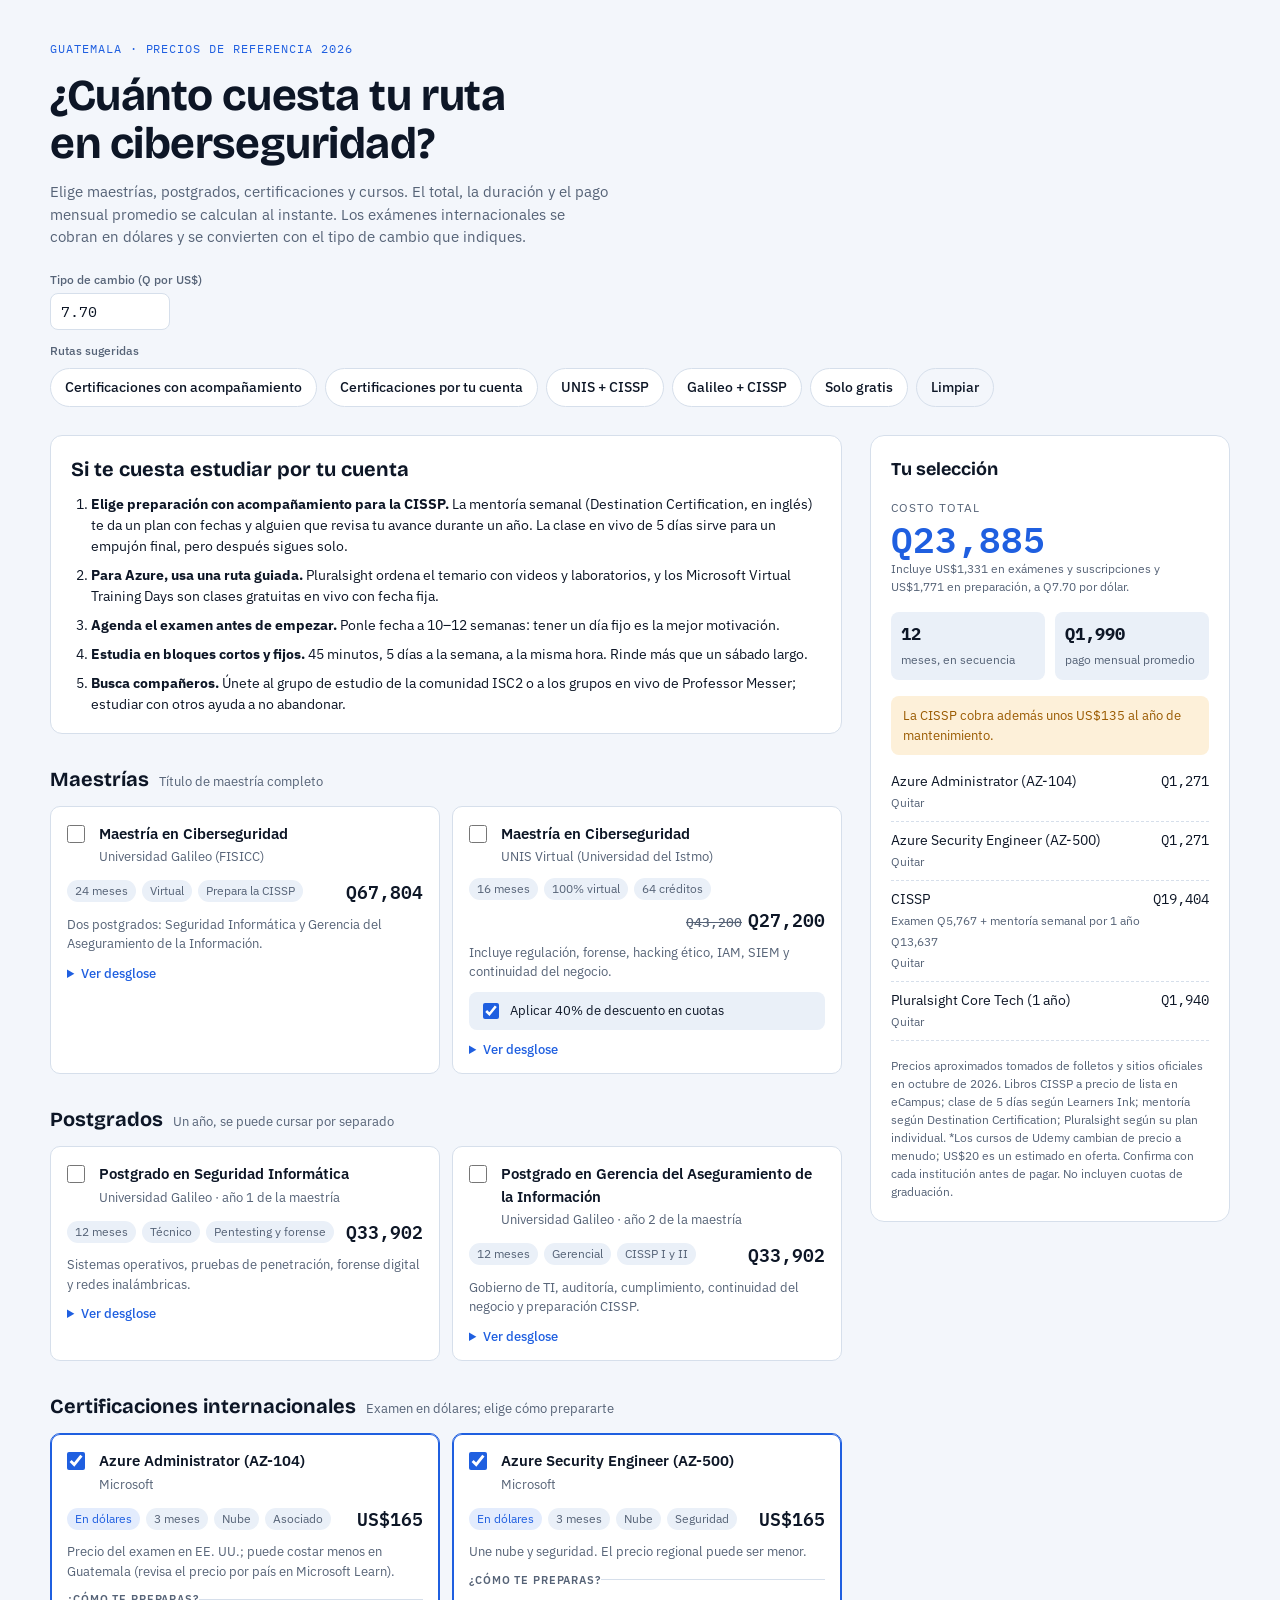
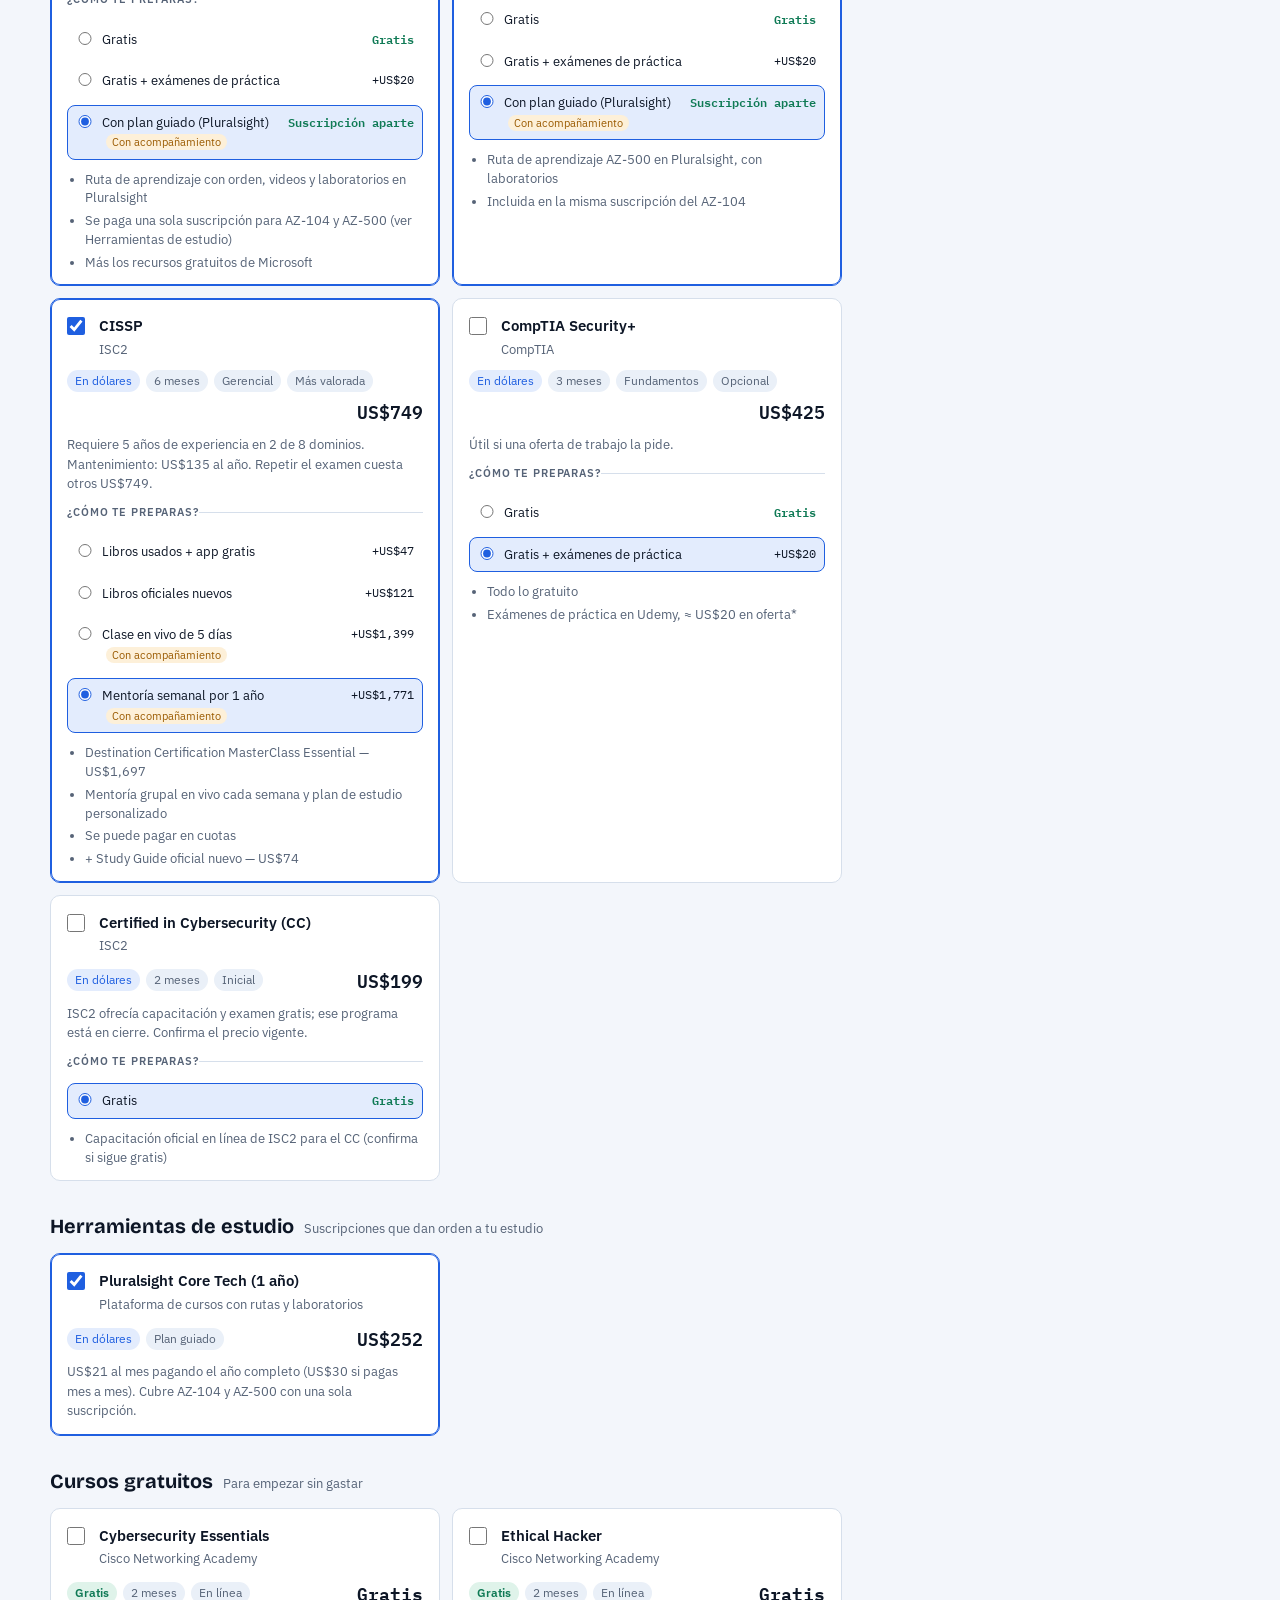
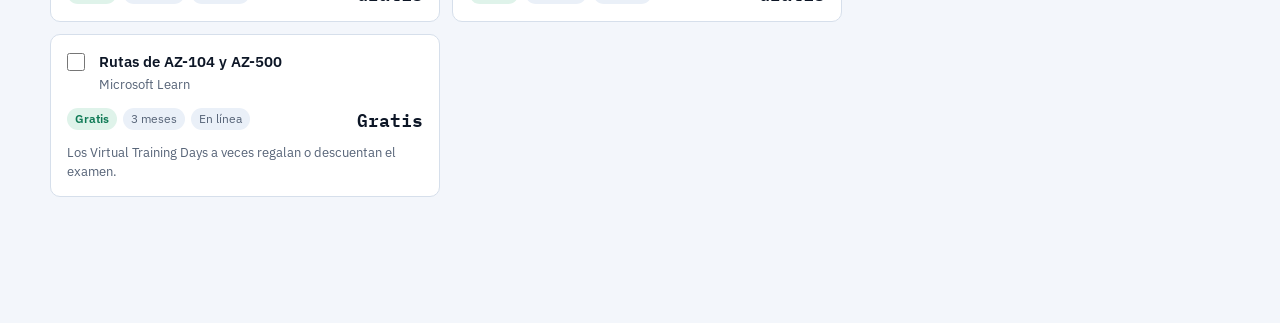
<file: Presupuesto_Ciberseguridad.html>
<!doctype html><html><head><meta charset=utf8><meta name=viewport content="width=device-width,initial-scale=1,viewport-fit=cover"><style>:root{color-scheme:light;box-sizing:border-box;padding-top:env(safe-area-inset-top,0px);padding-bottom:env(safe-area-inset-bottom,0px)}html{scroll-padding-top:env(safe-area-inset-top,0px)}body{margin:0;padding:0;font:14px -apple-system,BlinkMacSystemFont,sans-serif;background:#fff;color:#000}img{max-width:100%}[hidden]:not([hidden=until-found i]){display:none!important}</style></head><body>
<title>Presupuesto Ciberseguridad</title>
<meta name="claude:viewport-fit-sides" content="cover">
<link rel="preconnect" href="https://fonts.googleapis.com">
<link rel="preconnect" href="https://fonts.gstatic.com" crossorigin>
<link rel="stylesheet" href="https://fonts.googleapis.com/css2?family=Bricolage+Grotesque:opsz,wght@12..96,600;12..96,700&family=IBM+Plex+Sans:wght@400;500;600&family=IBM+Plex+Mono:wght@500;600&display=swap">
<style>
/* Layout: catálogo de opciones a la izquierda, resumen fijo a la derecha; en teléfono el resumen baja y queda una barra de total abajo. */
:root{
  --bg:#f3f6fb; --surface:#ffffff; --surface-2:#eaf0f8; --line:#d6dfeb;
  --fg:#0d1626; --muted:#566377; --accent:#1f5fe0; --accent-ink:#ffffff; --accent-soft:#e3ecfd;
  --free:#0f7a55; --free-soft:#dff3ea; --warn:#9a5a00; --warn-soft:#fdf0d9;
  --display:'Bricolage Grotesque','Segoe UI',system-ui,sans-serif;
  --body:'IBM Plex Sans','Segoe UI',system-ui,sans-serif;
  --mono:'IBM Plex Mono',ui-monospace,Consolas,monospace;
  --r:10px;
}
@media (prefers-color-scheme: dark){:root:not([data-theme="light"]){
  --bg:#0a0f1a; --surface:#111a2a; --surface-2:#172338; --line:#24324a;
  --fg:#e9eef7; --muted:#9aa8bd; --accent:#5b93ff; --accent-ink:#06101f; --accent-soft:#16264a;
  --free:#4cc79a; --free-soft:#10302a; --warn:#f0b45a; --warn-soft:#33260f; color-scheme:dark}}
:root[data-theme="dark"]{
  --bg:#0a0f1a; --surface:#111a2a; --surface-2:#172338; --line:#24324a;
  --fg:#e9eef7; --muted:#9aa8bd; --accent:#5b93ff; --accent-ink:#06101f; --accent-soft:#16264a;
  --free:#4cc79a; --free-soft:#10302a; --warn:#f0b45a; --warn-soft:#33260f; color-scheme:dark}

*{box-sizing:border-box}
body{background:var(--bg);color:var(--fg);font-family:var(--body);font-size:15px;line-height:1.5;
  padding-left:max(16px,env(safe-area-inset-left,0px));padding-right:max(16px,env(safe-area-inset-right,0px));padding-block:0 96px}
.wrap{max-width:1180px;margin:0 auto}
header{padding-block:40px 28px;display:grid;gap:14px}
.eyebrow{font-family:var(--mono);font-size:12px;letter-spacing:.08em;text-transform:uppercase;color:var(--accent)}
h1{font-family:var(--display);font-size:clamp(28px,4.4vw,44px);line-height:1.08;margin:0;letter-spacing:-.01em;text-wrap:balance;max-width:22ch}
.lede{color:var(--muted);max-width:62ch;margin:0}
.toolbar{display:flex;flex-wrap:wrap;gap:12px 20px;align-items:end;margin-top:8px}
.field{display:grid;gap:4px}
.field label{font-size:12px;color:var(--muted);font-weight:500}
.field input{font-family:var(--mono);font-size:15px;width:120px;padding:8px 10px;border:1px solid var(--line);border-radius:8px;background:var(--surface);color:var(--fg)}
.presets{display:flex;flex-wrap:wrap;gap:8px}
.presets span{font-size:12px;color:var(--muted);width:100%;font-weight:500}
.btn{font:inherit;font-size:14px;font-weight:500;padding:8px 14px;border-radius:999px;border:1px solid var(--line);background:var(--surface);color:var(--fg);cursor:pointer}
.btn:hover{border-color:var(--accent);color:var(--accent)}
.btn.ghost{background:transparent}
:focus-visible{outline:2px solid var(--accent);outline-offset:2px}

.layout{display:grid;grid-template-columns:minmax(0,1fr) 360px;gap:28px;align-items:start}
.group{display:grid;gap:12px;margin-bottom:30px}
.group h2{font-family:var(--display);font-size:20px;margin:0;display:flex;gap:10px;align-items:baseline;flex-wrap:wrap}
.group h2 small{font-family:var(--body);font-size:13px;font-weight:400;color:var(--muted)}
.grid{display:grid;grid-template-columns:repeat(auto-fill,minmax(260px,1fr));gap:12px}

.item{position:relative;background:var(--surface);border:1px solid var(--line);border-radius:var(--r);padding:16px 16px 14px;display:grid;gap:10px;align-content:start;transition:border-color .15s,box-shadow .15s}
.item.on{border-color:var(--accent);box-shadow:0 0 0 1px var(--accent) inset}
.item .pick{display:grid;grid-template-columns:22px minmax(0,1fr);gap:10px;cursor:pointer}
.item input[type=checkbox].sel{width:18px;height:18px;margin:2px 0 0;accent-color:var(--accent);cursor:pointer}
.item .name{font-weight:600;line-height:1.3}
.item .prov{font-size:13px;color:var(--muted)}
.meta{display:flex;flex-wrap:wrap;gap:6px;align-items:center}
.chip{font-size:12px;padding:2px 8px;border-radius:999px;background:var(--surface-2);color:var(--muted);white-space:nowrap}
.chip.free{background:var(--free-soft);color:var(--free);font-weight:600}
.chip.usd{background:var(--accent-soft);color:var(--accent)}
.price{font-family:var(--mono);font-weight:600;font-size:18px;font-variant-numeric:tabular-nums;margin-left:auto}
.price s{font-size:13px;color:var(--muted);font-weight:500;margin-right:6px}
.note{font-size:13px;color:var(--muted);margin:0}
.toggle{display:flex;gap:8px;align-items:center;font-size:13px;padding:8px 10px;background:var(--surface-2);border-radius:8px;cursor:pointer}
.toggle input{accent-color:var(--accent);width:16px;height:16px}
details{font-size:13px}
details summary{cursor:pointer;color:var(--accent);font-weight:500}
details table{width:100%;border-collapse:collapse;margin-top:6px;font-variant-numeric:tabular-nums}
details td{padding:4px 0;border-bottom:1px solid var(--line)}
details td:last-child{text-align:right;font-family:var(--mono)}

aside{position:sticky;top:max(16px,env(safe-area-inset-top,0px));background:var(--surface);border:1px solid var(--line);border-radius:14px;padding:20px;display:grid;gap:16px}
aside h2{font-family:var(--display);font-size:18px;margin:0}
.total{display:grid;gap:2px}
.total .lbl{font-size:12px;color:var(--muted);text-transform:uppercase;letter-spacing:.08em}
.total .big{font-family:var(--mono);font-size:36px;font-weight:600;line-height:1.1;font-variant-numeric:tabular-nums;color:var(--accent)}
.stats{display:grid;grid-template-columns:1fr 1fr;gap:10px}
.stat{background:var(--surface-2);border-radius:8px;padding:10px}
.stat b{display:block;font-family:var(--mono);font-size:17px;font-variant-numeric:tabular-nums}
.stat span{font-size:12px;color:var(--muted)}
.lines{list-style:none;margin:0;padding:0;display:grid;gap:8px;font-size:14px}
.lines li{display:grid;grid-template-columns:minmax(0,1fr) auto;gap:10px;padding-bottom:8px;border-bottom:1px dashed var(--line)}
.lines li span:last-child{font-family:var(--mono);font-variant-numeric:tabular-nums}
.lines .rm{background:none;border:0;padding:0;color:var(--muted);cursor:pointer;font:inherit;font-size:12px;text-align:left;width:max-content}
.lines .rm:hover{color:var(--accent)}
.empty{font-size:14px;color:var(--muted)}
.lines .sub{font-size:12px;color:var(--muted)}
.mat{display:grid;gap:6px;border:0;border-top:1px solid var(--line);margin:0;padding:10px 0 0;min-width:0}
.mat-h{font-size:11px;font-weight:600;letter-spacing:.08em;text-transform:uppercase;color:var(--muted);padding:0;margin-bottom:4px}
.opt{display:grid;grid-template-columns:18px minmax(0,1fr) auto;gap:8px;align-items:start;font-size:13px;padding:7px 8px;border-radius:8px;border:1px solid transparent;cursor:pointer}
.opt:hover{background:var(--surface-2)}
.opt.is-on{border-color:var(--accent);background:var(--accent-soft)}
.opt input{margin:2px 0 0;accent-color:var(--accent)}
.opt-p{font-family:var(--mono);font-size:12px;white-space:nowrap}
.chip.guided{background:var(--warn-soft);color:var(--warn);font-size:11px;padding:1px 6px;margin-left:4px}
.mat ul{margin:4px 0 0;padding-left:18px;display:grid;gap:4px;font-size:12.5px;color:var(--muted)}
.tips{background:var(--surface);border:1px solid var(--line);border-radius:12px;padding:18px 20px;display:grid;gap:10px;margin-bottom:30px}
.tips h2{font-family:var(--display);font-size:20px;margin:0}
.tips ol{margin:0;padding-left:20px;display:grid;gap:8px;font-size:14px}
.tips b{color:var(--fg)}
.free-t{color:var(--free);font-weight:600}
.alert{font-size:13px;background:var(--warn-soft);color:var(--warn);padding:10px 12px;border-radius:8px}
.fine{font-size:12px;color:var(--muted);margin:0}

.bar{position:fixed;left:0;right:0;bottom:0;display:none;justify-content:space-between;align-items:center;gap:12px;
  background:var(--surface);border-top:1px solid var(--line);
  padding:12px max(16px,env(safe-area-inset-right,0px)) calc(12px + env(safe-area-inset-bottom,0px)) max(16px,env(safe-area-inset-left,0px));z-index:5}
.bar b{font-family:var(--mono);font-size:20px;color:var(--accent);font-variant-numeric:tabular-nums}
.bar a{color:var(--accent);font-weight:600;text-decoration:none;font-size:14px}

@media (max-width:900px){
  .layout{grid-template-columns:minmax(0,1fr)}
  aside{position:static}
  .bar{display:flex}
}
@media (prefers-reduced-motion:reduce){*{transition:none!important}}
</style>

<div class="wrap">
  <header>
    <div class="eyebrow">Guatemala · precios de referencia 2026</div>
    <h1>¿Cuánto cuesta tu ruta en ciberseguridad?</h1>
    <p class="lede">Elige maestrías, postgrados, certificaciones y cursos. El total, la duración y el pago mensual promedio se calculan al instante. Los exámenes internacionales se cobran en dólares y se convierten con el tipo de cambio que indiques.</p>
    <div class="toolbar">
      <div class="field">
        <label for="fx">Tipo de cambio (Q por US$)</label>
        <input id="fx" type="number" min="1" step="0.01" value="7.70" inputmode="decimal">
      </div>
      <div class="presets" role="group" aria-label="Rutas sugeridas">
        <span>Rutas sugeridas</span>
        <button class="btn" type="button" data-preset="guided">Certificaciones con acompañamiento</button>
        <button class="btn" type="button" data-preset="certs">Certificaciones por tu cuenta</button>
        <button class="btn" type="button" data-preset="unis">UNIS + CISSP</button>
        <button class="btn" type="button" data-preset="galileo">Galileo + CISSP</button>
        <button class="btn" type="button" data-preset="free">Solo gratis</button>
        <button class="btn ghost" type="button" data-preset="none">Limpiar</button>
      </div>
    </div>
  </header>

  <div class="layout">
    <main id="catalog"></main>

    <aside id="resumen" aria-live="polite">
      <h2>Tu selección</h2>
      <div class="total">
        <span class="lbl">Costo total</span>
        <span class="big" id="t-total">Q0</span>
        <span class="fine" id="t-usd"></span>
      </div>
      <div class="stats">
        <div class="stat"><b id="t-months">0</b><span>meses, en secuencia</span></div>
        <div class="stat"><b id="t-monthly">Q0</b><span>pago mensual promedio</span></div>
      </div>
      <div id="t-alerts" class="grid" style="grid-template-columns:1fr;gap:8px"></div>
      <ul class="lines" id="t-lines"></ul>
      <p class="fine">Precios aproximados tomados de folletos y sitios oficiales en octubre de 2026. Libros CISSP a precio de lista en eCampus; clase de 5 días según Learners Ink; mentoría según Destination Certification; Pluralsight según su plan individual. *Los cursos de Udemy cambian de precio a menudo; US$20 es un estimado en oferta. Confirma con cada institución antes de pagar. No incluyen cuotas de graduación.</p>
    </aside>
  </div>
</div>

<div class="bar" aria-hidden="false">
  <div><span class="fine">Total</span><br><b id="bar-total">Q0</b></div>
  <a href="#resumen">Ver detalle</a>
</div>

<script>
(function(){
  'use strict';
  // ---------- Catálogo ----------
  // currency: 'Q' o 'USD'. months: duración estimada. group: exclusividad (no se combinan).
  const GROUPS = [
    { id:'maestrias', title:'Maestrías', hint:'Título de maestría completo' },
    { id:'postgrados', title:'Postgrados', hint:'Un año, se puede cursar por separado' },
    { id:'certs', title:'Certificaciones internacionales', hint:'Examen en dólares; elige cómo prepararte' },
    { id:'tools', title:'Herramientas de estudio', hint:'Suscripciones que dan orden a tu estudio' },
    { id:'free', title:'Cursos gratuitos', hint:'Para empezar sin gastar' }
  ];
  const ITEMS = [
    { id:'galileo', cat:'maestrias', name:'Maestría en Ciberseguridad', prov:'Universidad Galileo (FISICC)', months:24, currency:'Q', price:67804, excl:'galileo',
      tags:['Virtual','Prepara la CISSP'], note:'Dos postgrados: Seguridad Informática y Gerencia del Aseguramiento de la Información.',
      breakdown:[['Inscripción trimestral (8 × Q1,758)',14064],['Cuota mensual (24 × Q2,175)',52200],['Seguro trimestral (8 × Q30)',240],['Servicios digitales GES (24 × Q50)',1200],['Carné anual (2 × Q50)',100]] },
    { id:'unis', cat:'maestrias', name:'Maestría en Ciberseguridad', prov:'UNIS Virtual (Universidad del Istmo)', months:16, currency:'Q', price:43200, promo:27200, promoLabel:'Aplicar 40% de descuento en cuotas',
      tags:['100% virtual','64 créditos'], note:'Incluye regulación, forense, hacking ético, IAM, SIEM y continuidad del negocio.',
      breakdown:[['Matrícula (4 × Q800)',3200],['Cuotas regulares (16 × Q2,500)',40000]],
      promoBreakdown:[['Matrícula (4 × Q800)',3200],['Cuotas con descuento (16 × Q1,500)',24000]] },
    { id:'g-seg', cat:'postgrados', name:'Postgrado en Seguridad Informática', prov:'Universidad Galileo · año 1 de la maestría', months:12, currency:'Q', price:33902, excl:'galileo',
      tags:['Técnico','Pentesting y forense'], note:'Sistemas operativos, pruebas de penetración, forense digital y redes inalámbricas.',
      breakdown:[['Inscripción trimestral (4 × Q1,758)',7032],['Cuota mensual (12 × Q2,175)',26100],['Seguro trimestral (4 × Q30)',120],['Servicios GES (12 × Q50)',600],['Carné',50]] },
    { id:'g-ger', cat:'postgrados', name:'Postgrado en Gerencia del Aseguramiento de la Información', prov:'Universidad Galileo · año 2 de la maestría', months:12, currency:'Q', price:33902, excl:'galileo',
      tags:['Gerencial','CISSP I y II'], note:'Gobierno de TI, auditoría, cumplimiento, continuidad del negocio y preparación CISSP.',
      breakdown:[['Inscripción trimestral (4 × Q1,758)',7032],['Cuota mensual (12 × Q2,175)',26100],['Seguro trimestral (4 × Q30)',120],['Servicios GES (12 × Q50)',600],['Carné',50]] },
    { id:'az104', cat:'certs', name:'Azure Administrator (AZ-104)', prov:'Microsoft', months:3, currency:'USD', price:165, tags:['Nube','Asociado'],
      note:'Precio del examen en EE. UU.; puede costar menos en Guatemala (revisa el precio por país en Microsoft Learn).',
      prep:[
        { id:'free', label:'Gratis', usd:0, solo:true, items:['Ruta oficial AZ-104 en Microsoft Learn, con laboratorios','Evaluación de práctica oficial de Microsoft','"AZ-104 Study Cram" de John Savill en YouTube','Cuenta gratuita de Azure para practicar'] },
        { id:'practice', label:'Gratis + exámenes de práctica', usd:20, solo:true, items:['Todo lo gratuito','Exámenes de práctica en Udemy (6 pruebas, 330 preguntas), ≈ US$20 en oferta*'] },
        { id:'plural', label:'Con plan guiado (Pluralsight)', usd:0, guided:true, needs:'pluralsight', items:['Ruta de aprendizaje con orden, videos y laboratorios en Pluralsight','Se paga una sola suscripción para AZ-104 y AZ-500 (ver Herramientas de estudio)','Más los recursos gratuitos de Microsoft'] }
      ], prepDefault:'practice' },
    { id:'az500', cat:'certs', name:'Azure Security Engineer (AZ-500)', prov:'Microsoft', months:3, currency:'USD', price:165, tags:['Nube','Seguridad'],
      note:'Une nube y seguridad. El precio regional puede ser menor.',
      prep:[
        { id:'free', label:'Gratis', usd:0, solo:true, items:['Ruta oficial AZ-500 en Microsoft Learn, con laboratorios','Evaluación de práctica oficial de Microsoft','"AZ-500 Study Cram" de John Savill en YouTube'] },
        { id:'practice', label:'Gratis + exámenes de práctica', usd:20, solo:true, items:['Todo lo gratuito','Exámenes de práctica en Udemy, ≈ US$20 en oferta*'] },
        { id:'plural', label:'Con plan guiado (Pluralsight)', usd:0, guided:true, needs:'pluralsight', items:['Ruta de aprendizaje AZ-500 en Pluralsight, con laboratorios','Incluida en la misma suscripción del AZ-104'] }
      ], prepDefault:'practice' },
    { id:'cissp', cat:'certs', name:'CISSP', prov:'ISC2', months:6, currency:'USD', price:749, tags:['Gerencial','Más valorada'],
      note:'Requiere 5 años de experiencia en 2 de 8 dominios. Mantenimiento: US$135 al año. Repetir el examen cuesta otros US$749.',
      prep:[
        { id:'used', label:'Libros usados + app gratis', usd:47, solo:true, items:['Study Guide y Practice Tests oficiales usados (eCampus), ≈ US$47','App gratuita de Destination Certification (1,700+ preguntas)','Mapas mentales gratis de Destination Certification','"CISSP Exam Cram" de Pete Zerger en YouTube'] },
        { id:'books', label:'Libros oficiales nuevos', usd:121, solo:true, items:['ISC2 CISSP Official Study Guide, 10.ª ed. — US$74 (incluye banco de preguntas en línea de Wiley)','ISC2 CISSP Official Practice Tests, 4.ª ed. — US$47','App y mapas mentales gratis de Destination Certification'] },
        { id:'bootcamp', label:'Clase en vivo de 5 días', usd:1399, guided:true, items:['Learners Ink: 40 horas en vivo por Zoom, 9 a 17 h, horario de Guatemala','Incluye libros oficiales ISC2, 1,500+ preguntas y mentor','US$1,399; con el código HOLIDAYS15 baja a ≈ US$1,189 hasta el 31/12/2026','Fechas: 14–18 dic 2026, 25–29 ene 2027, 22–26 feb 2027'] },
        { id:'mentor', label:'Mentoría semanal por 1 año', usd:1771, guided:true, items:['Destination Certification MasterClass Essential — US$1,697','Mentoría grupal en vivo cada semana y plan de estudio personalizado','Se puede pagar en cuotas','+ Study Guide oficial nuevo — US$74'] }
      ], prepDefault:'books' },
    { id:'secplus', cat:'certs', name:'CompTIA Security+', prov:'CompTIA', months:3, currency:'USD', price:425, tags:['Fundamentos','Opcional'],
      note:'Útil si una oferta de trabajo la pide.',
      prep:[
        { id:'free', label:'Gratis', usd:0, solo:true, items:['Curso completo en video de Professor Messer (SY0-701)','Grupo de estudio mensual en vivo de Professor Messer','Objetivos oficiales del examen de CompTIA'] },
        { id:'practice', label:'Gratis + exámenes de práctica', usd:20, solo:true, items:['Todo lo gratuito','Exámenes de práctica en Udemy, ≈ US$20 en oferta*'] }
      ], prepDefault:'practice' },
    { id:'cc', cat:'certs', name:'Certified in Cybersecurity (CC)', prov:'ISC2', months:2, currency:'USD', price:199, tags:['Inicial'],
      note:'ISC2 ofrecía capacitación y examen gratis; ese programa está en cierre. Confirma el precio vigente.',
      prep:[ { id:'free', label:'Gratis', usd:0, solo:true, items:['Capacitación oficial en línea de ISC2 para el CC (confirma si sigue gratis)'] } ], prepDefault:'free' },
    { id:'pluralsight', cat:'tools', name:'Pluralsight Core Tech (1 año)', prov:'Plataforma de cursos con rutas y laboratorios', months:0, currency:'USD', price:252, tags:['Plan guiado'],
      note:'US$21 al mes pagando el año completo (US$30 si pagas mes a mes). Cubre AZ-104 y AZ-500 con una sola suscripción.' },
    { id:'nac-ce', cat:'free', name:'Cybersecurity Essentials', prov:'Cisco Networking Academy', months:2, currency:'Q', price:0, tags:['En línea'] },
    { id:'nac-eh', cat:'free', name:'Ethical Hacker', prov:'Cisco Networking Academy', months:2, currency:'Q', price:0, tags:['En línea'] },
    { id:'mslearn', cat:'free', name:'Rutas de AZ-104 y AZ-500', prov:'Microsoft Learn', months:3, currency:'Q', price:0, tags:['En línea'],
      note:'Los Virtual Training Days a veces regalan o descuentan el examen.' }
  ];
  const PRESETS = {
    guided:  { sel:['az104','az500','cissp','pluralsight'], promo:true, prep:{ az104:'plural', az500:'plural', cissp:'mentor' } },
    certs:   { sel:['az104','az500','cissp'], promo:true },
    unis:    { sel:['unis','cissp'], promo:true },
    galileo: { sel:['galileo','cissp'], promo:true, prep:{ cissp:'used' } },
    free:    { sel:['nac-ce','nac-eh','mslearn'], promo:true },
    none:    { sel:[], promo:true }
  };

  // ---------- Estado ----------
  const KEY = 'presupuesto-ciber-v3';
  const defPrep = () => Object.fromEntries(ITEMS.filter(i => i.prep).map(i => [i.id, i.prepDefault]));
  let state = { sel: new Set(PRESETS.guided.sel), promo:{ unis:true }, prep: Object.assign(defPrep(), PRESETS.guided.prep), fx:7.70 };
  try {
    const raw = localStorage.getItem(KEY);
    if (raw) { const s = JSON.parse(raw); state = { sel:new Set(s.sel||[]), promo:s.promo||{unis:true}, prep:Object.assign(defPrep(), s.prep||{}), fx:Number(s.fx)||7.70 }; }
  } catch(_) {}
  function save(){ try { localStorage.setItem(KEY, JSON.stringify({ sel:[...state.sel], promo:state.promo, prep:state.prep, fx:state.fx })); } catch(_) {} }

  const fmtQ = (n) => 'Q' + Math.round(n).toLocaleString('es-GT');
  const fmtUSD = (n) => 'US$' + Math.round(n).toLocaleString('es-GT');
  const byId = Object.fromEntries(ITEMS.map(i => [i.id, i]));

  function examQ(it){
    const base = (it.promo && state.promo[it.id]) ? it.promo : it.price;
    return it.currency === 'USD' ? base * state.fx : base;
  }
  const prepOf = (it) => it.prep ? (it.prep.find(p => p.id === state.prep[it.id]) || it.prep[0]) : null;
  const prepUsd = (it) => { const p = prepOf(it); return p ? p.usd : 0; };
  const matQ = (it) => prepUsd(it) * state.fx;
  const priceQ = (it) => examQ(it) + matQ(it);

  // ---------- Catálogo ----------
  const catalog = document.getElementById('catalog');
  function esc(s){ return String(s).replace(/[&<>"]/g, c => ({'&':'&amp;','<':'&lt;','>':'&gt;','"':'&quot;'}[c])); }

  function priceHTML(it){
    if (it.price === 0) return '<span class="price">Gratis</span>';
    if (it.currency === 'USD') return `<span class="price">${fmtUSD(it.price)}</span>`;
    if (it.promo && state.promo[it.id]) return `<span class="price"><s>${fmtQ(it.price)}</s>${fmtQ(it.promo)}</span>`;
    return `<span class="price">${fmtQ(it.price)}</span>`;
  }

  const TIPS = `<section class="tips" aria-labelledby="h-tips">
      <h2 id="h-tips">Si te cuesta estudiar por tu cuenta</h2>
      <ol>
        <li><b>Elige preparación con acompañamiento para la CISSP.</b> La mentoría semanal (Destination Certification, en inglés) te da un plan con fechas y alguien que revisa tu avance durante un año. La clase en vivo de 5 días sirve para un empujón final, pero después sigues solo.</li>
        <li><b>Para Azure, usa una ruta guiada.</b> Pluralsight ordena el temario con videos y laboratorios, y los Microsoft Virtual Training Days son clases gratuitas en vivo con fecha fija.</li>
        <li><b>Agenda el examen antes de empezar.</b> Ponle fecha a 10–12 semanas: tener un día fijo es la mejor motivación.</li>
        <li><b>Estudia en bloques cortos y fijos.</b> 45 minutos, 5 días a la semana, a la misma hora. Rinde más que un sábado largo.</li>
        <li><b>Busca compañeros.</b> Únete al grupo de estudio de la comunidad ISC2 o a los grupos en vivo de Professor Messer; estudiar con otros ayuda a no abandonar.</li>
      </ol>
    </section>`;

  function renderCatalog(){
    catalog.innerHTML = TIPS + GROUPS.map(g => {
      const items = ITEMS.filter(i => i.cat === g.id);
      return `<section class="group" aria-labelledby="h-${g.id}">
        <h2 id="h-${g.id}">${g.title} <small>${g.hint}</small></h2>
        <div class="grid">${items.map(itemHTML).join('')}</div>
      </section>`;
    }).join('');
  }

  function itemHTML(it){
    const on = state.sel.has(it.id);
    const tags = (it.tags||[]).map(t => `<span class="chip">${esc(t)}</span>`).join('');
    const kind = it.price === 0 ? '<span class="chip free">Gratis</span>' : it.currency === 'USD' ? '<span class="chip usd">En dólares</span>' : '';
    const dur = it.months ? `<span class="chip">${it.months} ${it.months === 1 ? 'mes' : 'meses'}</span>` : '';
    const rows = (it.promo && state.promo[it.id]) ? it.promoBreakdown : it.breakdown;
    const bd = rows ? `<details><summary>Ver desglose</summary><table><tbody>${rows.map(r => `<tr><td>${esc(r[0])}</td><td>${fmtQ(r[1])}</td></tr>`).join('')}</tbody></table></details>` : '';
    const promo = it.promo ? `<label class="toggle"><input type="checkbox" id="promo-${it.id}" data-promo="${it.id}" ${state.promo[it.id] ? 'checked' : ''}>${esc(it.promoLabel)}</label>` : '';
    const cur = prepOf(it);
    const mat = it.prep ? `<fieldset class="mat">
        <legend class="mat-h">¿Cómo te preparas?</legend>
        ${it.prep.map(p => `<label class="opt ${p.id === cur.id ? 'is-on' : ''}">
          <input type="radio" name="prep-${it.id}" id="prep-${it.id}-${p.id}" data-prep="${it.id}" value="${p.id}" ${p.id === cur.id ? 'checked' : ''}>
          <span class="opt-t">${esc(p.label)}${p.guided ? ' <span class="chip guided">Con acompañamiento</span>' : ''}</span>
          <span class="opt-p ${p.usd ? '' : 'free-t'}">${p.usd ? '+' + fmtUSD(p.usd) : (p.needs ? 'Suscripción aparte' : 'Gratis')}</span>
        </label>`).join('')}
        <ul>${cur.items.map(m => `<li>${esc(m)}</li>`).join('')}</ul>
      </fieldset>` : '';
    return `<article class="item ${on ? 'on' : ''}" data-card="${it.id}">
      <label class="pick" for="sel-${it.id}">
        <input class="sel" type="checkbox" id="sel-${it.id}" data-sel="${it.id}" ${on ? 'checked' : ''}>
        <span><span class="name">${esc(it.name)}</span><br><span class="prov">${esc(it.prov)}</span></span>
      </label>
      <div class="meta">${kind}${dur}${tags}${priceHTML(it)}</div>
      ${it.note ? `<p class="note">${esc(it.note)}</p>` : ''}
      ${promo}${mat}${bd}
    </article>`;
  }

  // ---------- Resumen ----------
  function renderSummary(){
    const sel = ITEMS.filter(i => state.sel.has(i.id));
    let total = 0, usd = 0, months = 0;
    let matUsd = 0;
    sel.forEach(i => { total += priceQ(i); months += i.months || 0; if (i.currency === 'USD') usd += i.price; matUsd += prepUsd(i); });

    document.getElementById('t-total').textContent = fmtQ(total);
    document.getElementById('bar-total').textContent = fmtQ(total);
    const parts = [];
    if (usd) parts.push(`${fmtUSD(usd)} en exámenes y suscripciones`);
    if (matUsd) parts.push(`${fmtUSD(matUsd)} en preparación`);
    document.getElementById('t-usd').textContent = parts.length ? `Incluye ${parts.join(' y ')}, a Q${state.fx.toFixed(2)} por dólar.` : '';
    document.getElementById('t-months').textContent = months;
    document.getElementById('t-monthly').textContent = months ? fmtQ(total / months) : 'Q0';

    const lines = document.getElementById('t-lines');
    lines.innerHTML = sel.length
      ? sel.map(i => `<li><span>${esc(i.name)}${prepUsd(i) ? `<br><small class="sub">Examen ${fmtQ(examQ(i))} + ${esc(prepOf(i).label.toLowerCase())} ${fmtQ(matQ(i))}</small>` : ''}<br><button class="rm" type="button" data-remove="${i.id}">Quitar</button></span><span>${i.price === 0 ? 'Gratis' : fmtQ(priceQ(i))}</span></li>`).join('')
      : '<li class="empty" style="border:0;display:block">Aún no eliges nada. Marca una opción del catálogo o usa una ruta sugerida.</li>';

    const alerts = [];
    const g = ['galileo','g-seg','g-ger'].filter(id => state.sel.has(id));
    if (state.sel.has('galileo') && g.length > 1) alerts.push('La maestría de Galileo ya incluye los dos postgrados; no los sumes por separado.');
    if (state.sel.has('galileo') && state.sel.has('unis')) alerts.push('Elegiste dos maestrías. Normalmente se cursa solo una.');
    if (state.sel.has('cissp') && prepUsd(byId.cissp) > 100 && (state.sel.has('galileo') || state.sel.has('g-ger'))) alerts.push('El programa de Galileo ya prepara la CISSP; con libros usados y la app gratis te basta.');
    const needPs = ['az104','az500'].some(id => state.sel.has(id) && prepOf(byId[id]).needs);
    if (needPs && !state.sel.has('pluralsight')) alerts.push('Elegiste el plan guiado de Pluralsight: marca también la suscripción en Herramientas de estudio.');
    if (state.sel.has('cissp')) alerts.push('La CISSP cobra además unos US$135 al año de mantenimiento.');
    document.getElementById('t-alerts').innerHTML = alerts.map(a => `<div class="alert">${esc(a)}</div>`).join('');
  }

  function render(){ renderCatalog(); renderSummary(); }

  // ---------- Eventos ----------
  document.addEventListener('change', (e) => {
    const s = e.target.dataset.sel, p = e.target.dataset.promo, m = e.target.dataset.prep;
    if (m) {
      state.prep[m] = e.target.value;
      if (!state.sel.has(m)) state.sel.add(m);
      render(); save();
      const el = document.getElementById(`prep-${m}-${e.target.value}`); if (el) el.focus();
    } else if (s) {
      e.target.checked ? state.sel.add(s) : state.sel.delete(s);
      const card = document.querySelector(`[data-card="${s}"]`);
      if (card) card.classList.toggle('on', e.target.checked);
      renderSummary(); save();
    } else if (p) {
      state.promo[p] = e.target.checked;
      render(); save();
      const el = document.getElementById('promo-' + p); if (el) el.focus();
    } else if (e.target.id === 'fx') {
      const v = parseFloat(e.target.value);
      if (v > 0) { state.fx = v; renderSummary(); save(); }
    }
  });
  document.getElementById('fx').addEventListener('input', (e) => {
    const v = parseFloat(e.target.value);
    if (v > 0) { state.fx = v; renderSummary(); save(); }
  });
  document.addEventListener('click', (e) => {
    const pr = e.target.closest('[data-preset]');
    if (pr) {
      const P = PRESETS[pr.dataset.preset];
      state.sel = new Set(P.sel); state.promo.unis = P.promo;
      state.prep = Object.assign(defPrep(), P.prep || {});
      render(); save(); return;
    }
    const rm = e.target.closest('[data-remove]');
    if (rm) { state.sel.delete(rm.dataset.remove); render(); save(); }
  });

  document.getElementById('fx').value = state.fx.toFixed(2);
  render();
})();
</script>

</body></html>
</file>
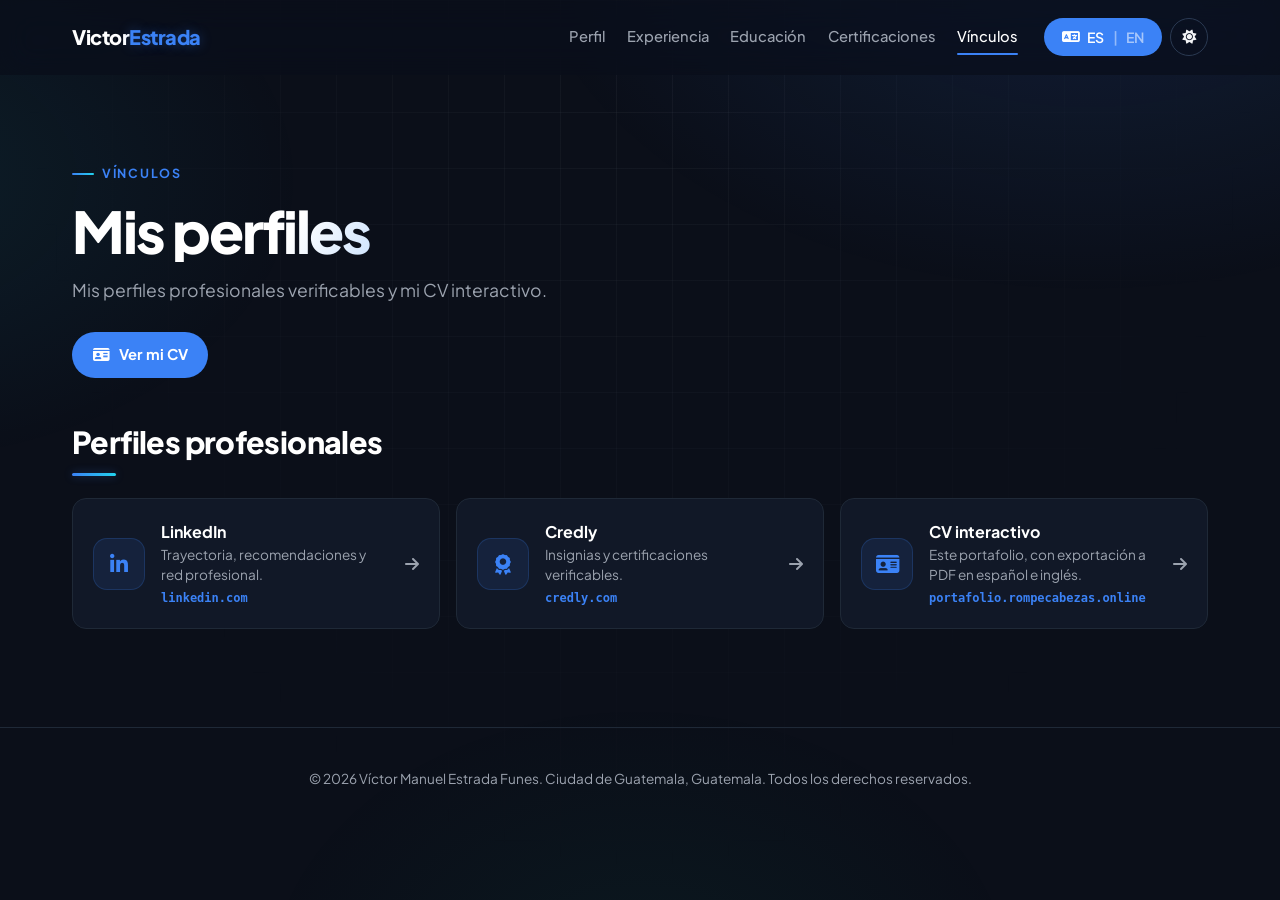
<file: vinculos.html>
<!DOCTYPE html>
<html lang="es">
<head>
    <meta charset="UTF-8">
    <meta name="viewport" content="width=device-width, initial-scale=1.0">
    <title>Vínculos | Víctor Manuel Estrada Funes</title>
    <meta name="description" content="Perfiles profesionales de Víctor Manuel Estrada Funes.">
    <meta name="theme-color" content="#0b0f19">
    <meta name="color-scheme" content="dark">
    <link rel="icon" href="img/perfil.ico" id="dynamic-favicon">
    <link rel="canonical" href="https://portafolio.rompecabezas.online/vinculos.html">

    <meta property="og:type" content="website">
    <meta property="og:url" content="https://portafolio.rompecabezas.online/vinculos.html">
    <meta property="og:title" content="Vínculos | Víctor Manuel Estrada Funes">
    <meta property="og:description" content="Perfiles profesionales de Víctor Manuel Estrada Funes.">
    <meta property="og:image" content="https://portafolio.rompecabezas.online/img/perfil.jpg">
    <meta name="twitter:card" content="summary">

    <script>try{var th=localStorage.getItem('cv_theme');if(th==='light'||th==='dark')document.documentElement.dataset.theme=th;}catch(e){}</script>

    <link rel="preconnect" href="https://fonts.googleapis.com">
    <link rel="preconnect" href="https://fonts.gstatic.com" crossorigin>
    <link href="https://fonts.googleapis.com/css2?family=Plus+Jakarta+Sans:wght@300;400;500;600;700;800&display=swap" rel="stylesheet">
    <link rel="stylesheet" href="https://cdnjs.cloudflare.com/ajax/libs/font-awesome/6.5.2/css/all.min.css">
    <link rel="stylesheet" href="css/main.css?v=202611182127">
</head>
<body data-page="vinculos">
    <a class="skip-link" href="#main" data-i18n="skipLink">Saltar al contenido</a>
    <div class="scroll-progress" id="scroll-progress" aria-hidden="true"></div>
    <div class="bg-mesh" aria-hidden="true"></div>

    <header class="site-header">
        <div class="nav-container">
            <a class="logo" href="index.html" aria-label="Inicio">Victor<span>Estrada</span></a>
            <button class="btn-lang-mobile" id="btn-lang-mobile" type="button" aria-label="Switch to English"><span class="lang-opt" data-lang="es">ES</span><span class="lang-sep" aria-hidden="true">|</span><span class="lang-opt" data-lang="en">EN</span></button>
            <button class="menu-toggle" id="menu-toggle" type="button" aria-controls="navbar" aria-expanded="false" aria-label="Abrir menú">
                <i class="fas fa-bars" aria-hidden="true"></i>
            </button>
            <nav id="navbar" class="navbar">
                <a href="index.html#perfil" data-i18n="navPerfil">Perfil</a>
                <a href="index.html#experiencia" data-i18n="navExperiencia">Experiencia</a>
                <a href="index.html#educacion" data-i18n="navEducacion">Educación</a>
                <a href="index.html#certificaciones" data-i18n="navCertificaciones">Certificaciones</a>
                <a href="vinculos.html" class="is-active" aria-current="page" data-i18n="navVinculos">Vínculos</a>
                <div class="nav-actions">
                    <button class="btn-header btn-lang" id="btn-lang" type="button">
                        <i class="fas fa-language" aria-hidden="true"></i><span class="lang-opt" data-lang="es">ES</span><span class="lang-sep" aria-hidden="true">|</span><span class="lang-opt" data-lang="en">EN</span>
                    </button>
                    <button class="btn-header btn-icon" id="btn-theme" type="button" data-i18n-aria="themeToLight" aria-label="Cambiar tema">
                        <i class="fas fa-sun" aria-hidden="true"></i>
                    </button>
                </div>
            </nav>
        </div>
    </header>

    <main id="main">
        <section class="links-hero">
            <p class="eyebrow" data-i18n="linksEyebrow">Vínculos</p>
            <h1 data-i18n="linksTitle">Mis perfiles</h1>
            <p class="links-hero__lead" data-i18n="linksLead"></p>
            <a class="btn-cta" href="index.html"><i class="fas fa-id-card" aria-hidden="true"></i><span data-i18n="linksBack">Ver mi CV</span></a>
        </section>

        <div id="links-groups" class="links-groups"></div>
    </main>

    <footer class="site-footer">
        <p id="footer-text"></p>
    </footer>

    <button class="back-top" id="back-top" type="button" data-i18n-aria="backTop" aria-label="Volver arriba">
        <i class="fas fa-arrow-up" aria-hidden="true"></i>
    </button>
    <div class="toast" id="toast" role="status" aria-live="polite"></div>

    <script src="js/data.js?v=202611182127" defer></script>
    <script src="js/store.js?v=202611182127" defer></script>
    <script src="js/i18n.js?v=202611182127" defer></script>
    <script src="js/render.js?v=202611182127" defer></script>
    <script src="js/cursor.js?v=202611182127" defer></script>
    <script src="js/main.js?v=202611182127" defer></script>
</body>
</html>
</file>
<file: css/admin.css>
/* admin.css — Panel de administración del CV */
:root {
    --bg: #0b0f19;
    --panel: #111827;
    --field: #1a2335;
    --line: #243044;
    --text: #f3f4f6;
    --muted: #9ca3af;
    --accent: #3b82f6;
    --accent-2: #60a5fa;
    --ok: #10b981;
    --warn: #f59e0b;
    --danger: #ef4444;
}

*, *::before, *::after { box-sizing: border-box; }
html { scroll-behavior: smooth; scroll-padding-top: 140px; }
body { margin: 0; background: var(--bg); color: var(--text); font-family: 'Plus Jakarta Sans', system-ui, sans-serif; line-height: 1.5; }
code { background: rgba(59, 130, 246, 0.12); color: var(--accent-2); padding: 0.05rem 0.35rem; border-radius: 4px; font-size: 0.85em; }
:focus-visible { outline: 2px solid var(--accent-2); outline-offset: 2px; }

/* Barra superior */
.topbar { position: sticky; top: 0; z-index: 10; background: rgba(11, 15, 25, 0.92); backdrop-filter: blur(12px); border-bottom: 1px solid var(--line); }
.topbar__inner { max-width: 980px; margin: 0 auto; padding: 0.9rem 1.25rem; display: flex; align-items: center; justify-content: space-between; gap: 1rem; }
.topbar h1 { font-size: 1.2rem; margin: 0; }
.topbar__actions { display: flex; gap: 0.6rem; }
.status { font-size: 0.8rem; color: var(--muted); }
.status[data-state='dirty'] { color: var(--warn); }
.status[data-state='dirty']::before { content: '● '; }

.tabs { max-width: 980px; margin: 0 auto; padding: 0 1.25rem 0.6rem; display: flex; gap: 0.25rem; overflow-x: auto; scrollbar-width: none; }
.tabs a { white-space: nowrap; color: var(--muted); text-decoration: none; font-size: 0.85rem; padding: 0.35rem 0.7rem; border-radius: 6px; }
.tabs a:hover { color: var(--text); background: var(--field); }

/* Botones */
.btn { display: inline-flex; align-items: center; justify-content: center; gap: 0.4rem; border: 1px solid transparent; border-radius: 8px; padding: 0.6rem 1.1rem; font: inherit; font-weight: 600; font-size: 0.92rem; cursor: pointer; text-decoration: none; transition: background 0.2s, border-color 0.2s, color 0.2s; }
.btn--small { padding: 0.45rem 0.85rem; font-size: 0.85rem; }
.btn--primary { background: var(--accent); color: #fff; }
.btn--primary:hover { background: #2563eb; }
.btn--ghost { background: transparent; color: var(--text); border-color: var(--line); }
.btn--ghost:hover { border-color: var(--accent); color: var(--accent-2); }
.btn--danger { background: transparent; color: var(--danger); border-color: rgba(239, 68, 68, 0.5); }
.btn--danger:hover { background: var(--danger); color: #fff; }
.btn-row { display: flex; gap: 0.5rem; flex-wrap: wrap; }
.file-btn { position: relative; }

/* Contenedor y paneles */
.container { max-width: 980px; margin: 0 auto; padding: 1.5rem 1.25rem 4rem; }
.panel { background: var(--panel); border: 1px solid var(--line); border-radius: 12px; padding: 1.5rem; margin-bottom: 1.5rem; }
.panel h2 { font-size: 1.15rem; margin: 0 0 1.25rem; color: #fff; }
.panel__head { display: flex; align-items: center; justify-content: space-between; gap: 1rem; margin-bottom: 1rem; }
.panel__head h2 { margin: 0; }
.count { font-size: 0.8rem; color: var(--muted); background: var(--field); padding: 0.1rem 0.5rem; border-radius: 20px; margin-left: 0.35rem; vertical-align: middle; }
.lead { color: var(--muted); margin-top: 0; }

/* Alertas */
.alert { padding: 0.9rem 1.1rem; border-radius: 8px; margin-bottom: 1.25rem; border: 1px solid var(--ok); background: rgba(16, 185, 129, 0.1); color: #a7f3d0; }
.alert[data-type='error'] { border-color: var(--danger); background: rgba(239, 68, 68, 0.1); color: #fecaca; }
.alert ul { margin: 0.4rem 0 0; padding-left: 1.2rem; }

/* Campos */
.fields { display: grid; grid-template-columns: 1fr 1fr; gap: 1rem 1.25rem; }
.field { grid-column: 1 / -1; margin: 0; min-width: 0; }
.field--half { grid-column: span 1; }
fieldset.field { border: 0; padding: 0; }
.field label, .field legend { display: block; font-size: 0.82rem; font-weight: 600; color: var(--muted); margin-bottom: 0.35rem; padding: 0; }
.req { color: var(--danger); }
.help { font-size: 0.75rem; color: #6b7280; margin: 0.3rem 0 0; }

input, textarea, select { width: 100%; padding: 0.65rem 0.75rem; background: var(--field); border: 1px solid var(--line); border-radius: 6px; color: var(--text); font: inherit; font-size: 0.92rem; }
textarea { resize: vertical; min-height: 80px; line-height: 1.5; }
input:focus, textarea:focus, select:focus { outline: none; border-color: var(--accent); box-shadow: 0 0 0 3px rgba(59, 130, 246, 0.2); }
.is-invalid { border-color: var(--danger) !important; box-shadow: 0 0 0 3px rgba(239, 68, 68, 0.2) !important; }

.bi-grid { display: grid; grid-template-columns: 1fr 1fr; gap: 0.75rem; }
.bi-col { position: relative; display: block; margin: 0 !important; }
.lang-tag { position: absolute; top: -0.55rem; right: 0.5rem; z-index: 1; font-size: 0.65rem; font-weight: 700; color: var(--accent-2); background: var(--panel); border: 1px solid var(--line); border-radius: 4px; padding: 0 0.35rem; }

/* Foto */
.photo-row { display: flex; gap: 1.25rem; align-items: flex-start; margin-bottom: 1.25rem; }
.photo-preview { width: 96px; height: 96px; border-radius: 12px; object-fit: cover; object-position: center 25%; border: 2px solid var(--accent); background: var(--field); flex-shrink: 0; }
.photo-field { flex: 1; }
.photo-field .file-btn { margin-top: 0.6rem; }

/* Elementos de lista */
.list { display: flex; flex-direction: column; gap: 0.6rem; }
.item { border: 1px solid var(--line); border-radius: 10px; background: #0f1624; }
.item[open] { border-color: rgba(59, 130, 246, 0.5); }
.item summary { display: flex; align-items: center; gap: 0.75rem; padding: 0.7rem 0.9rem; cursor: pointer; list-style: none; }
.item summary::-webkit-details-marker { display: none; }
.item__num { width: 1.6rem; height: 1.6rem; flex-shrink: 0; display: grid; place-items: center; font-size: 0.75rem; font-weight: 700; border-radius: 50%; background: var(--field); color: var(--accent-2); }
.item__title { flex: 1; min-width: 0; font-weight: 600; font-size: 0.92rem; white-space: nowrap; overflow: hidden; text-overflow: ellipsis; }
.item__actions { display: flex; gap: 0.3rem; }
.item > .fields { padding: 0.5rem 0.9rem 1.1rem; border-top: 1px solid var(--line); padding-top: 1rem; }
.icon-btn { width: 2rem; height: 2rem; border-radius: 6px; border: 1px solid var(--line); background: transparent; color: var(--muted); cursor: pointer; font-size: 0.9rem; }
.icon-btn:hover:not(:disabled) { color: var(--text); border-color: var(--accent); }
.icon-btn--danger:hover:not(:disabled) { color: #fff; background: var(--danger); border-color: var(--danger); }
.icon-btn:disabled { opacity: 0.3; cursor: default; }
.empty { color: var(--muted); font-size: 0.9rem; padding: 1rem; border: 1px dashed var(--line); border-radius: 10px; margin: 0; }

/* Publicar */
.action-grid { display: grid; grid-template-columns: repeat(3, 1fr); gap: 1rem; }
.action { border: 1px solid var(--line); border-radius: 10px; padding: 1rem; display: flex; flex-direction: column; gap: 0.5rem; align-items: flex-start; }
.action h3 { margin: 0; font-size: 0.95rem; }
.action p { margin: 0 0 0.25rem; font-size: 0.82rem; color: var(--muted); flex: 1; }
.action--danger { border-color: rgba(239, 68, 68, 0.3); }

@media (max-width: 720px) {
    .fields, .bi-grid, .action-grid { grid-template-columns: 1fr; }
    .field--half { grid-column: 1 / -1; }
    .topbar__inner { flex-wrap: wrap; }
    .photo-row { flex-direction: column; }
    .item__actions .icon-btn { width: 1.8rem; height: 1.8rem; }
}

/* Ajustes: los inputs dentro de <label> no heredan su estilo */
.field input, .field textarea, .field select { font-weight: 400; color: var(--text); }
.field label.file-btn { display: inline-flex; width: auto; color: var(--text); font-size: 0.85rem; padding: 0.45rem 0.85rem; margin: 0.6rem 0 0; }
.action label.file-btn { color: var(--text); }
</file>
<file: css/main.css>
/* =========================================================
   main.css — Estilos del CV (index.html) y de Vínculos (vinculos.html)
   1. Tema (oscuro / claro) y base   2. Cabecera     3. Hero e indicadores
   4. Secciones                      5. Tarjetas     6. Educación e idiomas
   7. Certificaciones y cursos       8. Vínculos     9. Efectos y animaciones
   10. Aviso, pie y botones flotantes 11. Responsive / accesibilidad / impresión
   ========================================================= */

/* ---------- 1. Tema y base ---------- */
:root {
    --bg: #0b0f19;
    --bg-2: #0e1424;
    --card-bg: #111827;
    --card-bg-2: #151f32;
    --surface-glass: rgba(17, 24, 39, 0.62);
    --heading: #ffffff;
    --text-primary: #f3f4f6;
    --text-secondary: #9ca3af;
    --accent: #3b82f6;
    --accent-hover: #60a5fa;
    --accent-soft: rgba(59, 130, 246, 0.1);
    --accent-glow: rgba(59, 130, 246, 0.35);
    --accent-2: #22d3ee;
    --green: #10b981;
    --amber: #f59e0b;
    --amber-soft: rgba(245, 158, 11, 0.12);
    --border: #1f2937;
    --border-strong: #2b3a52;
    --header-bg: rgba(11, 15, 25, 0.72);
    --shadow: 0 10px 30px rgba(0, 0, 0, 0.35);
    --whatsapp: #25d366;
    --whatsapp-hover: #4ae082;
    --radius-sm: 8px;
    --radius: 14px;
    --radius-lg: 20px;
    --header-h: 72px;
    --ease: cubic-bezier(0.4, 0, 0.2, 1);
    --ease-out: cubic-bezier(0.16, 1, 0.3, 1);
    color-scheme: dark;
}

/* Tema claro: solo si el visitante lo elige con el botón (por defecto el sitio es oscuro) */
:root[data-theme='light'] {
    --bg: #f6f8fc; --bg-2: #eef2f9; --card-bg: #ffffff; --card-bg-2: #f4f7fd;
    --surface-glass: rgba(255, 255, 255, 0.72);
    --heading: #0b1220; --text-primary: #1f2937; --text-secondary: #556274;
    --accent: #2563eb; --accent-hover: #1d4ed8; --accent-soft: rgba(37, 99, 235, 0.08); --accent-glow: rgba(37, 99, 235, 0.22);
    --accent-2: #0891b2; --green: #059669; --amber: #b45309; --amber-soft: rgba(217, 119, 6, 0.1);
    --border: #e2e8f0; --border-strong: #cbd5e1; --header-bg: rgba(246, 248, 252, 0.78);
    --shadow: 0 10px 30px rgba(15, 23, 42, 0.08);
    color-scheme: light;
}

/* Transición suave entre páginas (Chrome/Edge; los demás navegan normal) */
@view-transition { navigation: auto; }

*, *::before, *::after { margin: 0; padding: 0; box-sizing: border-box; }

html { scroll-behavior: smooth; scroll-padding-top: calc(var(--header-h) + 12px); }

body {
    background-color: var(--bg);
    color: var(--text-primary);
    font-family: 'Plus Jakarta Sans', system-ui, -apple-system, 'Segoe UI', Roboto, sans-serif;
    line-height: 1.6;
    -webkit-font-smoothing: antialiased;
    transition: background-color 0.3s ease, color 0.3s ease;
}

img { max-width: 100%; display: block; }
a { color: inherit; }
button { font: inherit; }
ul { list-style: none; }
h1, h2, h3 { text-wrap: balance; }
p { text-wrap: pretty; }

:focus-visible { outline: 2px solid var(--accent-hover); outline-offset: 3px; border-radius: 4px; }

.sr-only { position: absolute; width: 1px; height: 1px; overflow: hidden; clip: rect(0 0 0 0); white-space: nowrap; }

.skip-link {
    position: absolute; left: 1rem; top: -100px; z-index: 2000;
    background: var(--accent); color: #fff; padding: 0.5rem 1rem; border-radius: 6px; text-decoration: none;
}
.skip-link:focus { top: 1rem; }

/* Fondo: malla de color suave + rejilla técnica */
.bg-mesh {
    position: fixed; inset: 0; z-index: -1; pointer-events: none;
    background:
        radial-gradient(60rem 40rem at 85% -10%, rgba(59, 130, 246, 0.14), transparent 60%),
        radial-gradient(45rem 30rem at -10% 20%, rgba(34, 211, 238, 0.08), transparent 60%),
        radial-gradient(40rem 30rem at 50% 110%, rgba(16, 185, 129, 0.06), transparent 60%);
}
.bg-mesh::after {
    content: ''; position: absolute; inset: 0;
    background-image:
        linear-gradient(to right, color-mix(in srgb, var(--text-secondary) 7%, transparent) 1px, transparent 1px),
        linear-gradient(to bottom, color-mix(in srgb, var(--text-secondary) 7%, transparent) 1px, transparent 1px);
    background-size: 56px 56px;
    mask-image: radial-gradient(ellipse at 50% 0%, #000 0%, transparent 70%);
    -webkit-mask-image: radial-gradient(ellipse at 50% 0%, #000 0%, transparent 70%);
}

/* Barra de progreso de lectura */
.scroll-progress {
    position: fixed; top: 0; left: 0; right: 0; height: 3px; z-index: 1100;
    background: linear-gradient(90deg, var(--accent), var(--accent-2));
    transform-origin: 0 50%; transform: scaleX(0); pointer-events: none;
}

/* ---------- 2. Cabecera ---------- */
.site-header {
    position: fixed; inset: 0 0 auto 0; z-index: 1000;
    background: var(--header-bg);
    backdrop-filter: blur(16px) saturate(140%); -webkit-backdrop-filter: blur(16px) saturate(140%);
    border-bottom: 1px solid transparent;
    transition: border-color 0.3s, box-shadow 0.3s, background-color 0.3s;
}
.is-scrolled .site-header { border-bottom-color: var(--border); box-shadow: 0 6px 24px rgba(0, 0, 0, 0.12); }

.nav-container {
    max-width: 1200px; margin: 0 auto; padding: 1.1rem 2rem;
    display: flex; justify-content: space-between; align-items: center; gap: 1rem;
}

.logo { font-weight: 800; font-size: 1.25rem; color: var(--heading); letter-spacing: -0.5px; text-decoration: none; }
.logo span { color: var(--accent); text-shadow: 0 0 12px var(--accent-glow); }

.navbar { display: flex; align-items: center; gap: 1.35rem; }
.nav-actions { display: flex; align-items: center; gap: 0.5rem; margin-left: 0.25rem; }

.navbar a {
    position: relative; color: var(--text-secondary); text-decoration: none; font-size: 0.92rem; font-weight: 500;
    transition: color 0.3s;
}
.navbar a::after {
    content: ''; position: absolute; left: 0; right: 0; bottom: -6px; height: 2px; border-radius: 2px;
    background: var(--accent); transform: scaleX(0); transition: transform 0.3s var(--ease-out);
}
.navbar a:hover, .navbar a.is-active { color: var(--heading); }
.navbar a.is-active::after { transform: scaleX(1); }

.btn-header {
    display: inline-flex; align-items: center; justify-content: center; gap: 0.45rem;
    border: none; padding: 0.5rem 1.1rem; border-radius: 999px; cursor: pointer;
    font-weight: 600; font-size: 0.88rem; transition: all 0.3s var(--ease);
}
.btn-header:disabled { opacity: 0.6; cursor: progress; }

.btn-lang { background: var(--accent); color: #fff; }
.btn-lang:hover { background: var(--accent-hover); box-shadow: 0 4px 20px var(--accent-glow); transform: translateY(-1px); }

.btn-pdf { background: var(--accent-soft); color: var(--heading); border: 1px solid var(--border-strong); }
.btn-pdf:hover:not(:disabled) { background: var(--heading); color: var(--bg); box-shadow: 0 4px 20px var(--accent-glow); transform: translateY(-1px); }

.btn-icon {
    width: 38px; height: 38px; padding: 0; background: transparent; color: var(--text-primary);
    border: 1px solid var(--border-strong);
}
.btn-icon:hover { color: var(--accent); border-color: var(--accent); transform: rotate(-12deg); }

/* Selector de idioma ES | EN: el idioma activo se resalta */
.lang-opt { opacity: 0.55; transition: opacity 0.2s; }
.lang-sep { opacity: 0.45; margin: 0 0.1rem; }
html[lang='es'] .lang-opt[data-lang='es'], html[lang='en'] .lang-opt[data-lang='en'] { opacity: 1; }
.btn-lang:hover .lang-opt { opacity: 1; }

/* Botón de idioma siempre visible en celular (junto al menú) */
.btn-lang-mobile {
    display: none; align-items: center; gap: 0.15rem; margin-left: auto;
    background: var(--accent); color: #fff; border: none; border-radius: 999px;
    padding: 0.45rem 0.8rem; font-weight: 700; font-size: 0.85rem; cursor: pointer;
}

.menu-toggle { display: none; background: transparent; border: none; color: var(--heading); font-size: 1.5rem; cursor: pointer; padding: 0.25rem 0.5rem; }

/* ---------- 3. Hero e indicadores ---------- */
main { max-width: 1200px; margin: 100px auto 50px; padding: 0 2rem; }

.hero {
    display: flex; align-items: center; gap: 3rem;
    padding: 2.5rem 0 3rem; min-height: 45vh;
}
.hero-info { flex: 1; min-width: 0; }

.eyebrow {
    display: inline-flex; align-items: center; gap: 0.5rem; margin-bottom: 1rem;
    font-size: 0.78rem; font-weight: 700; letter-spacing: 0.14em; text-transform: uppercase; color: var(--accent);
}
.eyebrow::before { content: ''; width: 22px; height: 2px; border-radius: 2px; background: linear-gradient(90deg, var(--accent), var(--accent-2)); }

h1 {
    font-size: clamp(2.1rem, 5vw, 3.6rem); font-weight: 800; letter-spacing: -0.035em; line-height: 1.08; margin-bottom: 0.85rem;
    color: var(--heading);
}
.hero h1 {
    background: linear-gradient(120deg, var(--heading) 30%, var(--accent-hover) 70%, var(--accent-2));
    -webkit-background-clip: text; background-clip: text; -webkit-text-fill-color: transparent;
}

.subtitle { font-size: clamp(1.05rem, 2vw, 1.3rem); color: var(--accent); font-weight: 600; margin-bottom: 1.25rem; }

.colegiado {
    display: inline-block; font-size: 0.88rem; color: var(--text-secondary); font-weight: 500;
    background: var(--accent-soft); padding: 0.35rem 0.85rem; border-radius: 999px;
    border: 1px solid color-mix(in srgb, var(--accent) 25%, transparent); margin-bottom: 1.25rem;
}

.hero-chips { display: flex; flex-wrap: wrap; gap: 0.5rem; margin-bottom: 1.75rem; }
.hero-chips li {
    font-size: 0.8rem; font-weight: 600; color: var(--text-primary);
    padding: 0.3rem 0.8rem; border-radius: 999px; border: 1px solid var(--border-strong); background: var(--surface-glass);
}

.contact-grid { display: flex; flex-wrap: wrap; gap: 0.75rem; }

.contact-item {
    display: flex; align-items: center; gap: 0.65rem;
    background: var(--card-bg); padding: 0.6rem 1.1rem; border-radius: 999px;
    border: 1px solid var(--border); font-size: 0.85rem; text-decoration: none; color: var(--text-primary);
    transition: all 0.3s ease;
}
.contact-item:hover { border-color: color-mix(in srgb, var(--accent) 50%, transparent); color: var(--accent-hover); box-shadow: var(--shadow); transform: translateY(-2px); }
.contact-item i { color: var(--accent); font-size: 0.95rem; width: 16px; text-align: center; }
.contact-item--whatsapp { border-color: rgba(37, 211, 102, 0.3); }
.contact-item--whatsapp i { color: var(--whatsapp); }
.contact-item--whatsapp:hover { border-color: var(--whatsapp); background: rgba(37, 211, 102, 0.08); color: var(--whatsapp-hover); }

.profile-photo {
    position: relative; width: 240px; height: 240px; flex-shrink: 0; overflow: hidden;
    border-radius: 32px; border: 2px solid var(--accent); background: var(--card-bg);
    box-shadow: 0 18px 50px rgba(0, 0, 0, 0.35), 0 0 0 8px var(--accent-soft);
    transition: transform 0.5s var(--ease-out), box-shadow 0.4s ease, border-color 0.4s, border-radius 0.5s var(--ease-out);
}
.profile-photo:hover { transform: scale(1.03) rotate(1deg); border-radius: 50%; box-shadow: 0 18px 50px rgba(0, 0, 0, 0.45), 0 0 0 10px var(--accent-soft), 0 0 30px var(--accent-glow); border-color: var(--accent-hover); }
.profile-photo img { width: 100%; height: 100%; object-fit: cover; object-position: center 25%; }
.profile-photo__fallback {
    display: none; position: absolute; inset: 0; align-items: center; justify-content: center;
    font-size: 4rem; font-weight: 800; color: var(--accent); letter-spacing: -2px;
}
.profile-photo.is-missing img { display: none; }
.profile-photo.is-missing .profile-photo__fallback { display: flex; }

/* Indicadores (bento) */
.stats {
    display: grid; grid-template-columns: repeat(auto-fit, minmax(180px, 1fr)); gap: 1rem;
    padding-bottom: 3rem; border-bottom: 1px solid var(--border);
}
.stat {
    display: flex; flex-direction: column; gap: 0.15rem; padding: 1.25rem 1.4rem; border-radius: var(--radius);
    background: linear-gradient(160deg, var(--card-bg), var(--card-bg-2)); border: 1px solid var(--border);
}
.stat__value {
    font-size: clamp(1.8rem, 3.5vw, 2.4rem); font-weight: 800; letter-spacing: -0.03em; line-height: 1.1;
    background: linear-gradient(120deg, var(--accent), var(--accent-2)); -webkit-background-clip: text; background-clip: text; -webkit-text-fill-color: transparent;
}
.stat__label { font-size: 0.85rem; color: var(--text-secondary); font-weight: 500; }

/* ---------- 4. Secciones ---------- */
.section { padding: 4rem 0; border-bottom: 1px solid var(--border); }
.section:last-child { border-bottom: none; }

h2 { font-size: clamp(1.45rem, 2.6vw, 1.9rem); font-weight: 800; letter-spacing: -0.02em; margin-bottom: 2.5rem; position: relative; color: var(--heading); }
h2::after {
    content: ''; position: absolute; bottom: -10px; left: 0; width: 44px; height: 3px;
    background: linear-gradient(90deg, var(--accent), var(--accent-2)); border-radius: 2px; box-shadow: 0 0 8px var(--accent-glow);
}
.subhead { font-size: 1rem; font-weight: 700; color: var(--heading); margin: 2rem 0 0.9rem; }

.profile-text { font-size: 1.12rem; color: var(--text-secondary); max-width: 72ch; }

/* ---------- 5. Tarjetas ---------- */
.services-grid { display: grid; grid-template-columns: repeat(auto-fill, minmax(300px, 1fr)); gap: 1.25rem; }
.skills-grid { display: grid; grid-template-columns: repeat(auto-fill, minmax(320px, 1fr)); gap: 1.25rem; }
.timeline { display: flex; flex-direction: column; gap: 1.25rem; position: relative; padding-left: 1.75rem; }
.timeline::before {
    content: ''; position: absolute; left: 6px; top: 0.6rem; bottom: 0.6rem; width: 2px; border-radius: 2px;
    background: linear-gradient(to bottom, var(--accent), var(--accent-2) 60%, transparent);
}

.service-card, .skill-card, .timeline-item {
    background: var(--card-bg); border: 1px solid var(--border); border-radius: var(--radius);
    transition: transform 0.3s var(--ease), border-color 0.3s, box-shadow 0.3s, background-color 0.3s;
}

.service-card { background: linear-gradient(145deg, var(--card-bg), var(--card-bg-2)); padding: 1.75rem; }
.service-card:hover { transform: translateY(-4px); border-color: var(--accent); box-shadow: var(--shadow), 0 0 15px var(--accent-soft); }
.service-card__num { display: block; font-size: 0.8rem; font-weight: 800; letter-spacing: 0.12em; color: var(--accent); margin-bottom: 0.75rem; }
.service-card h3 { font-size: 1.15rem; color: var(--heading); margin-bottom: 0.6rem; }
.service-card p { font-size: 0.95rem; color: var(--text-secondary); }

.timeline-item { position: relative; padding: 1.6rem 1.75rem; }
.timeline-item::after {
    content: ''; position: absolute; left: calc(-1.75rem + 1px); top: 1.85rem; width: 12px; height: 12px; border-radius: 50%;
    background: var(--bg); border: 3px solid var(--accent); box-shadow: 0 0 0 4px var(--accent-soft);
}
.timeline-item:hover { border-color: color-mix(in srgb, var(--accent) 45%, transparent); box-shadow: var(--shadow); }
.timeline-header { display: flex; justify-content: space-between; align-items: flex-start; flex-wrap: wrap; gap: 0.5rem 1rem; margin-bottom: 1rem; }
.job-title { font-size: 1.2rem; font-weight: 700; color: var(--heading); }
.company { color: var(--accent); font-weight: 600; font-size: 1rem; }
.company-note { font-weight: 400; font-size: 0.85rem; color: var(--text-secondary); margin-left: 0.25rem; }
.date {
    background: var(--accent-soft); padding: 0.25rem 0.8rem; border-radius: 999px;
    font-size: 0.8rem; font-weight: 600; color: var(--accent); border: 1px solid color-mix(in srgb, var(--accent) 22%, transparent); white-space: nowrap;
}
.timeline-body li { position: relative; padding-left: 1.25rem; margin-bottom: 0.5rem; color: var(--text-secondary); }
.timeline-body li::before { content: '▹'; position: absolute; left: 0; color: var(--accent); text-shadow: 0 0 4px var(--accent-glow); }

.skill-card { padding: 1.5rem; }
.skill-card:hover { border-color: color-mix(in srgb, var(--accent) 45%, transparent); box-shadow: var(--shadow); }
.skill-card h3 { font-size: 1.08rem; color: var(--heading); margin-bottom: 0.9rem; }
.skill-tags { display: flex; flex-wrap: wrap; gap: 0.4rem; font-size: 0.8rem; color: var(--text-secondary); line-height: 1.4; }
.skill-tags li {
    padding: 0.28rem 0.65rem; border-radius: 999px; background: var(--bg-2); border: 1px solid var(--border);
    transition: color 0.2s, border-color 0.2s;
}
.skill-tags li:hover { color: var(--accent); border-color: color-mix(in srgb, var(--accent) 45%, transparent); }

/* ---------- 6. Educación e idiomas ---------- */
.edu-grid { display: grid; grid-template-columns: repeat(auto-fill, minmax(320px, 1fr)); gap: 1.25rem; }
.edu-card {
    display: flex; gap: 1rem; align-items: flex-start; padding: 1.5rem; border-radius: var(--radius);
    background: var(--card-bg); border: 1px solid var(--border); transition: border-color 0.3s, box-shadow 0.3s, transform 0.3s var(--ease);
}
.edu-card:hover { border-color: color-mix(in srgb, var(--accent) 45%, transparent); box-shadow: var(--shadow); transform: translateY(-3px); }
.edu-card__icon {
    flex-shrink: 0; width: 46px; height: 46px; border-radius: 12px; display: grid; place-items: center;
    background: var(--accent-soft); color: var(--accent); font-size: 1.15rem;
}
.edu-card h3 { font-size: 1.02rem; color: var(--heading); line-height: 1.35; margin-bottom: 0.3rem; }
.edu-card__inst { color: var(--accent); font-weight: 600; font-size: 0.92rem; }
.edu-card__detail { color: var(--text-secondary); font-size: 0.85rem; margin-top: 0.15rem; }
.edu-card--progress { border-color: color-mix(in srgb, var(--amber) 40%, var(--border)); background: linear-gradient(135deg, var(--amber-soft), var(--card-bg) 60%); }
.edu-card--progress .edu-card__icon { background: var(--amber-soft); color: var(--amber); }

.lang-list { display: flex; flex-wrap: wrap; gap: 0.75rem; }
.lang-chip {
    display: inline-flex; align-items: baseline; gap: 0.55rem; padding: 0.55rem 1rem; border-radius: 999px;
    background: var(--card-bg); border: 1px solid var(--border); font-weight: 600; color: var(--heading);
}
.lang-chip small { font-weight: 500; font-size: 0.8rem; color: var(--text-secondary); }

/* Insignia "En curso" */
.badge {
    display: inline-flex; align-items: center; gap: 0.4rem; margin-bottom: 0.45rem;
    font-size: 0.75rem; font-weight: 700; letter-spacing: 0.06em; text-transform: uppercase;
    padding: 0.2rem 0.6rem; border-radius: 999px;
}
.badge--progress { color: var(--amber); background: var(--amber-soft); border: 1px solid color-mix(in srgb, var(--amber) 35%, transparent); }
.badge__dot { width: 7px; height: 7px; border-radius: 50%; background: currentColor; animation: pulse 1.8s ease-in-out infinite; }
@keyframes pulse { 0%, 100% { opacity: 1; transform: scale(1); } 50% { opacity: 0.35; transform: scale(0.7); } }

/* ---------- 7. Certificaciones y cursos ---------- */
.cert-list { display: grid; grid-template-columns: repeat(2, minmax(0, 1fr)); gap: 1rem; }

.cert-item {
    display: flex; justify-content: space-between; align-items: center; gap: 1rem;
    background: var(--card-bg); padding: 1.1rem 1.25rem; border-radius: 12px;
    border: 1px solid var(--border); border-left: 3px solid var(--border-strong);
    transition: transform 0.3s var(--ease), border-color 0.3s, box-shadow 0.3s;
}
.cert-item:hover { border-color: color-mix(in srgb, var(--accent) 45%, transparent); transform: translateY(-2px); box-shadow: var(--shadow); }

.cert-info { min-width: 0; }
.cert-info h3 { font-size: 0.95rem; color: var(--heading); }
.cert-info p { font-size: 0.8rem; color: var(--text-secondary); }
.cert-side { display: flex; flex-direction: column; align-items: flex-end; gap: 0.5rem; flex-shrink: 0; }
.cert-date { font-size: 0.8rem; color: var(--accent); font-weight: 700; }
.cert-status { color: var(--amber) !important; font-weight: 600; margin-top: 0.15rem; }

.cert-item--destacada {
    grid-column: 1 / -1; padding: 1.25rem 1.4rem;
    border-left-color: var(--accent);
    background: linear-gradient(90deg, var(--accent-soft) 0%, var(--card-bg) 100%);
}
.cert-item--verde { border-left-color: var(--green); background: linear-gradient(90deg, color-mix(in srgb, var(--green) 7%, transparent) 0%, var(--card-bg) 100%); }
.cert-item--verde h3 { color: var(--green); }
.cert-item--verde .cert-date { color: var(--green); }
.cert-item--azul { border-left-color: var(--accent); background: linear-gradient(90deg, var(--accent-soft) 0%, var(--card-bg) 100%); }
.cert-item--azul h3 { color: var(--accent-hover); }
.cert-item--progreso { border-left-color: var(--amber); border-style: dashed solid dashed solid; background: linear-gradient(90deg, var(--amber-soft) 0%, var(--card-bg) 100%); }
.cert-item--progreso .cert-date { color: var(--amber); }

/* ID copiable */
.cert-id {
    display: inline-flex; align-items: center; gap: 0.5rem; margin-top: 0.5rem;
    background: var(--accent-soft); border: 1px dashed color-mix(in srgb, var(--accent) 50%, transparent);
    color: var(--text-secondary); padding: 0.3rem 0.65rem; border-radius: 6px;
    font-size: 0.8rem; cursor: copy; transition: all 0.25s ease;
}
.cert-id__label { font-weight: 600; }
.cert-id__value { color: var(--accent-hover); font-family: ui-monospace, 'SFMono-Regular', Consolas, monospace; letter-spacing: 0.3px; user-select: all; }
.cert-id i { color: var(--accent); }
.cert-id:hover { border-style: solid; border-color: var(--accent); color: var(--text-primary); }
.cert-id.is-copied { border-color: var(--green); background: color-mix(in srgb, var(--green) 12%, transparent); }
.cert-id.is-copied i::before { content: '\f00c'; font-family: 'Font Awesome 6 Free'; font-weight: 900; color: var(--green); }

.btn-verify {
    display: inline-flex; align-items: center; gap: 0.4rem;
    font-size: 0.78rem; font-weight: 600; color: var(--accent); text-decoration: none;
    border: 1px solid var(--accent); padding: 0.35rem 0.8rem; border-radius: 999px; transition: all 0.25s ease;
}
.btn-verify:hover { background: var(--accent); color: #fff; box-shadow: 0 4px 16px var(--accent-glow); }

/* Formación complementaria (acordeón) */
.courses {
    margin-top: 1.5rem; border: 1px solid var(--border); border-radius: var(--radius); background: var(--card-bg);
    overflow: hidden; transition: border-color 0.3s;
}
.courses[open] { border-color: color-mix(in srgb, var(--accent) 35%, var(--border)); }
.courses summary {
    display: flex; align-items: center; gap: 0.75rem; flex-wrap: wrap; padding: 1.1rem 1.4rem; cursor: pointer; list-style: none;
}
.courses summary::-webkit-details-marker { display: none; }
.courses summary:hover .courses__title { color: var(--accent); }
.courses__title { font-weight: 700; color: var(--heading); transition: color 0.2s; }
.courses__summary { font-size: 0.85rem; color: var(--text-secondary); }
.courses__chev { margin-left: auto; color: var(--accent); transition: transform 0.3s var(--ease-out); }
.courses[open] .courses__chev { transform: rotate(180deg); }
.courses__list { display: grid; grid-template-columns: repeat(2, minmax(0, 1fr)); gap: 0 2rem; padding: 0 1.4rem 1.2rem; }
.course {
    display: grid; grid-template-columns: 1fr auto; grid-template-areas: 'name date' 'meta date';
    gap: 0.1rem 1rem; padding: 0.7rem 0; border-top: 1px solid var(--border);
}
.course__name { grid-area: name; font-size: 0.88rem; font-weight: 600; color: var(--text-primary); }
.course__meta { grid-area: meta; font-size: 0.78rem; color: var(--text-secondary); }
.course__date { grid-area: date; font-size: 0.78rem; color: var(--accent); font-weight: 600; white-space: nowrap; align-self: center; }

/* ---------- 8. Vínculos ---------- */
.links-hero { padding: 3.5rem 0 2.5rem; max-width: 760px; }
.links-hero h1 {
    background: linear-gradient(120deg, var(--heading) 30%, var(--accent-hover) 70%, var(--accent-2));
    -webkit-background-clip: text; background-clip: text; -webkit-text-fill-color: transparent;
}
.links-hero__lead { font-size: 1.1rem; color: var(--text-secondary); margin-bottom: 1.75rem; }
.btn-cta {
    display: inline-flex; align-items: center; gap: 0.55rem; padding: 0.7rem 1.3rem; border-radius: 999px;
    background: var(--accent); color: #fff; text-decoration: none; font-weight: 700; font-size: 0.92rem;
    transition: transform 0.3s var(--ease-out), box-shadow 0.3s, background-color 0.3s;
}
.btn-cta:hover { background: var(--accent-hover); transform: translateY(-2px); box-shadow: 0 8px 24px var(--accent-glow); }

.links-groups { display: flex; flex-direction: column; gap: 3rem; padding-bottom: 3rem; }
.links-group h2 { margin-bottom: 2rem; }
.links-grid { display: grid; grid-template-columns: repeat(auto-fill, minmax(300px, 1fr)); gap: 1rem; }
.link-card {
    display: flex; align-items: center; gap: 1rem; padding: 1.25rem; border-radius: var(--radius);
    background: var(--card-bg); border: 1px solid var(--border); text-decoration: none; color: inherit;
    transition: transform 0.35s var(--ease-out), border-color 0.3s, box-shadow 0.3s;
}
.link-card:hover { transform: translateY(-4px); border-color: var(--accent); box-shadow: var(--shadow), 0 0 18px var(--accent-soft); }
.link-card__icon {
    flex-shrink: 0; width: 52px; height: 52px; border-radius: 14px; display: grid; place-items: center; font-size: 1.3rem;
    color: var(--accent); background: var(--accent-soft); border: 1px solid color-mix(in srgb, var(--accent) 20%, transparent);
    transition: background-color 0.3s, color 0.3s;
}
.link-card:hover .link-card__icon { background: var(--accent); color: #fff; }
.link-card__body { display: flex; flex-direction: column; min-width: 0; flex: 1; }
.link-card__title { font-weight: 700; color: var(--heading); }
.link-card__desc { font-size: 0.85rem; color: var(--text-secondary); line-height: 1.45; }
.link-card__host { overflow-wrap: anywhere; font-size: 0.75rem; color: var(--accent); font-weight: 600; margin-top: 0.3rem; font-family: ui-monospace, Consolas, monospace; }
.link-card__go { color: var(--text-secondary); transition: transform 0.3s var(--ease-out), color 0.3s; }
.link-card:hover .link-card__go { color: var(--accent); transform: translateX(4px) rotate(-45deg); }

/* ---------- 9. Efectos y animaciones ---------- */
.cursor-glow {
    position: fixed; top: 0; left: 0; z-index: 0; pointer-events: none;
    width: 520px; height: 520px; border-radius: 50%;
    background: radial-gradient(circle, rgba(59, 130, 246, 0.13) 0%, rgba(59, 130, 246, 0.05) 35%, transparent 70%);
    opacity: 0; transition: opacity 0.4s ease; will-change: transform;
}
.cursor-glow.is-visible { opacity: 1; }
.has-cursor-fx main, .has-cursor-fx .site-footer { position: relative; z-index: 1; }

/* Reflejo que sigue al puntero dentro de cada tarjeta */
.has-cursor-fx .spotlight { position: relative; isolation: isolate; }
.has-cursor-fx .spotlight::before {
    content: ''; position: absolute; inset: 0; border-radius: inherit; pointer-events: none; z-index: -1;
    background: radial-gradient(260px circle at var(--mx, 50%) var(--my, 50%), rgba(96, 165, 250, 0.13), transparent 65%);
    opacity: 0; transition: opacity 0.3s ease;
}
.has-cursor-fx .spotlight:hover::before { opacity: 1; }
.has-cursor-fx .profile-photo.spotlight::before { z-index: 1; }

/* Aparición al hacer scroll (main.js agrega .is-visible) */
.reveal { opacity: 0; transform: translateY(24px); transition: opacity 0.7s var(--ease-out), transform 0.7s var(--ease-out); }
.reveal.is-visible { opacity: 1; transform: none; }
.no-js .reveal { opacity: 1; transform: none; }

/* Entrada del hero */
.hero-info > *, .profile-photo, .links-hero > * { animation: rise 0.8s var(--ease-out) both; }
.hero-info > *:nth-child(2), .links-hero > *:nth-child(2) { animation-delay: 0.06s; }
.hero-info > *:nth-child(3), .links-hero > *:nth-child(3) { animation-delay: 0.12s; }
.hero-info > *:nth-child(4), .links-hero > *:nth-child(4) { animation-delay: 0.18s; }
.hero-info > *:nth-child(5) { animation-delay: 0.24s; }
.hero-info > *:nth-child(6) { animation-delay: 0.3s; }
.profile-photo { animation-delay: 0.15s; }
@keyframes rise { from { opacity: 0; transform: translateY(16px); } to { opacity: 1; transform: none; } }

/* Transición del cambio de tema */
::view-transition-old(root), ::view-transition-new(root) { animation-duration: 0.35s; }

/* ---------- 10. Aviso, pie y botones flotantes ---------- */
.toast {
    position: fixed; left: 50%; bottom: 1.5rem; z-index: 3000; max-width: min(92vw, 520px);
    transform: translate(-50%, 150%); opacity: 0;
    background: var(--card-bg); color: var(--text-primary); border: 1px solid var(--accent);
    padding: 0.8rem 1.1rem; border-radius: 12px; font-size: 0.9rem; box-shadow: 0 12px 30px rgba(0, 0, 0, 0.35);
    transition: transform 0.35s var(--ease), opacity 0.35s;
}
.toast.is-visible { transform: translate(-50%, 0); opacity: 1; }
.toast[data-type='error'] { border-color: #ef4444; }

.site-footer { text-align: center; padding: 2.5rem 2rem; color: var(--text-secondary); font-size: 0.85rem; border-top: 1px solid var(--border); margin-top: 2rem; }
.footer-links { display: flex; justify-content: center; flex-wrap: wrap; gap: 0.6rem 1.5rem; margin-bottom: 1rem; }
.footer-links a { display: inline-flex; align-items: center; gap: 0.45rem; text-decoration: none; color: var(--text-primary); font-weight: 600; transition: color 0.2s; }
.footer-links a:hover { color: var(--accent); }
.footer-links i { color: var(--accent); }

.back-top {
    position: fixed; right: 1.25rem; bottom: 1.25rem; z-index: 900; width: 46px; height: 46px; border-radius: 50%;
    border: 1px solid var(--border-strong); background: var(--surface-glass); color: var(--heading); cursor: pointer;
    backdrop-filter: blur(12px); -webkit-backdrop-filter: blur(12px);
    opacity: 0; transform: translateY(16px); pointer-events: none;
    transition: opacity 0.3s, transform 0.3s var(--ease-out), background-color 0.3s, color 0.3s;
}
.back-top.is-visible { opacity: 1; transform: none; pointer-events: auto; }
.back-top:hover { background: var(--accent); color: #fff; border-color: var(--accent); }

/* ---------- 11. Responsive / accesibilidad / impresión ---------- */
@media (max-width: 1180px) {
    .navbar { gap: 1rem; }
    .navbar a { font-size: 0.86rem; }
    .btn-header { padding: 0.45rem 0.85rem; }
}

@media (max-width: 1040px) {
    :root { --header-h: 64px; }
    .nav-container { padding: 1rem; }
    .menu-toggle { display: block; }
    .btn-lang-mobile { display: inline-flex; }
    .navbar .btn-lang { display: none; }

    .navbar {
        display: none; flex-direction: column; align-items: stretch; gap: 0;
        position: absolute; top: 100%; left: 0; width: 100%;
        background: var(--bg); border-bottom: 1px solid var(--border);
        padding: 0.75rem 0; box-shadow: 0 10px 15px rgba(0, 0, 0, 0.3);
        max-height: calc(100vh - var(--header-h)); overflow-y: auto;
    }
    .navbar.is-open { display: flex; }
    .navbar a { padding: 0.75rem 2rem; font-size: 1.05rem; }
    .navbar a::after { display: none; }
    .navbar a.is-active { color: var(--accent); }
    .nav-actions { flex-wrap: wrap; padding: 0.5rem 2rem; margin: 0; gap: 0.6rem; }
    .btn-header { padding: 0.7rem 1rem; flex: 1; }
    .btn-icon { flex: 0 0 44px; height: 44px; }
}

@media (max-width: 860px) {
    main { margin-top: 80px; padding: 0 1rem; }
    .section { padding: 2.5rem 0; }

    .hero { flex-direction: column-reverse; gap: 1.5rem; text-align: center; padding-top: 1rem; }
    .eyebrow { justify-content: center; }
    .hero-chips { justify-content: center; }
    .profile-photo { width: 168px; height: 168px; }
    .contact-grid { flex-direction: column; }
    .contact-item { justify-content: center; }

    h2 { margin-bottom: 1.75rem; text-align: center; }
    h2::after { left: 50%; transform: translateX(-50%); }
    .subhead { text-align: center; }
    .lang-list { justify-content: center; }

    .services-grid, .skills-grid, .cert-list, .edu-grid, .links-grid { grid-template-columns: 1fr; gap: 1rem; }
    .stats { grid-template-columns: repeat(2, 1fr); gap: 0.75rem; }
    .stat { padding: 1rem; }
    .service-card, .timeline-item, .skill-card { padding: 1.25rem; }
    .timeline { padding-left: 1.25rem; }
    .timeline::before { left: 3px; }
    .timeline-item::after { left: calc(-1.25rem - 1px); }
    .timeline-header { flex-direction: column; }

    .cert-item, .cert-item--destacada { flex-direction: column; align-items: flex-start; }
    .cert-side { flex-direction: row; align-items: center; width: 100%; justify-content: space-between; }
    .courses__list { grid-template-columns: 1fr; }

    .links-hero { text-align: center; margin: 0 auto; }
}

/* ---------- Ajustes de celular (validados en 360, 390 y 412 px) ---------- */
@media (max-width: 1040px) {
    .btn-lang-mobile { min-height: 42px; padding: 0.5rem 0.95rem; }
    .menu-toggle { min-width: 44px; min-height: 44px; }
}
@media (max-width: 860px) {
    /* La rayita del titular quedaba sola cuando el texto ocupa dos renglones */
    .eyebrow::before { display: none; }
    /* Contacto en dos columnas: menos desplazamiento antes del contenido */
    .contact-grid { display: grid; grid-template-columns: 1fr 1fr; gap: 0.6rem; }
    .contact-grid li:first-child, .contact-grid li:nth-child(4) { grid-column: 1 / -1; }
    .contact-item { min-height: 46px; padding: 0.6rem 0.5rem; gap: 0.45rem; font-size: 0.84rem; }
    .contact-item span { white-space: nowrap; overflow: hidden; text-overflow: ellipsis; }
    /* Áreas de toque de al menos 40 px */
    .cert-id { min-height: 40px; }
    .btn-verify { min-height: 40px; padding: 0.45rem 0.95rem; }
    .footer-links a { padding: 0.55rem 0.25rem; }
    /* Vínculos: el texto largo ya no empuja la tarjeta fuera de la pantalla */
    .link-card { min-width: 0; padding: 1rem; gap: 0.85rem; }
    .link-card__body { min-width: 0; }
    .link-card__icon { width: 46px; height: 46px; font-size: 1.1rem; }
}

@media (prefers-reduced-motion: reduce) {
    html { scroll-behavior: auto; }
    *, *::before, *::after { transition-duration: 0.01ms !important; animation-duration: 0.01ms !important; }
    .reveal { opacity: 1; transform: none; }
}

@media print {
    .site-header, .toast, .cursor-glow, .btn-verify, .back-top, .scroll-progress, .bg-mesh { display: none !important; }
    body { background: #fff; color: #111; }
    .reveal { opacity: 1 !important; transform: none !important; }
    .courses__list { display: grid !important; }
}
</file>
